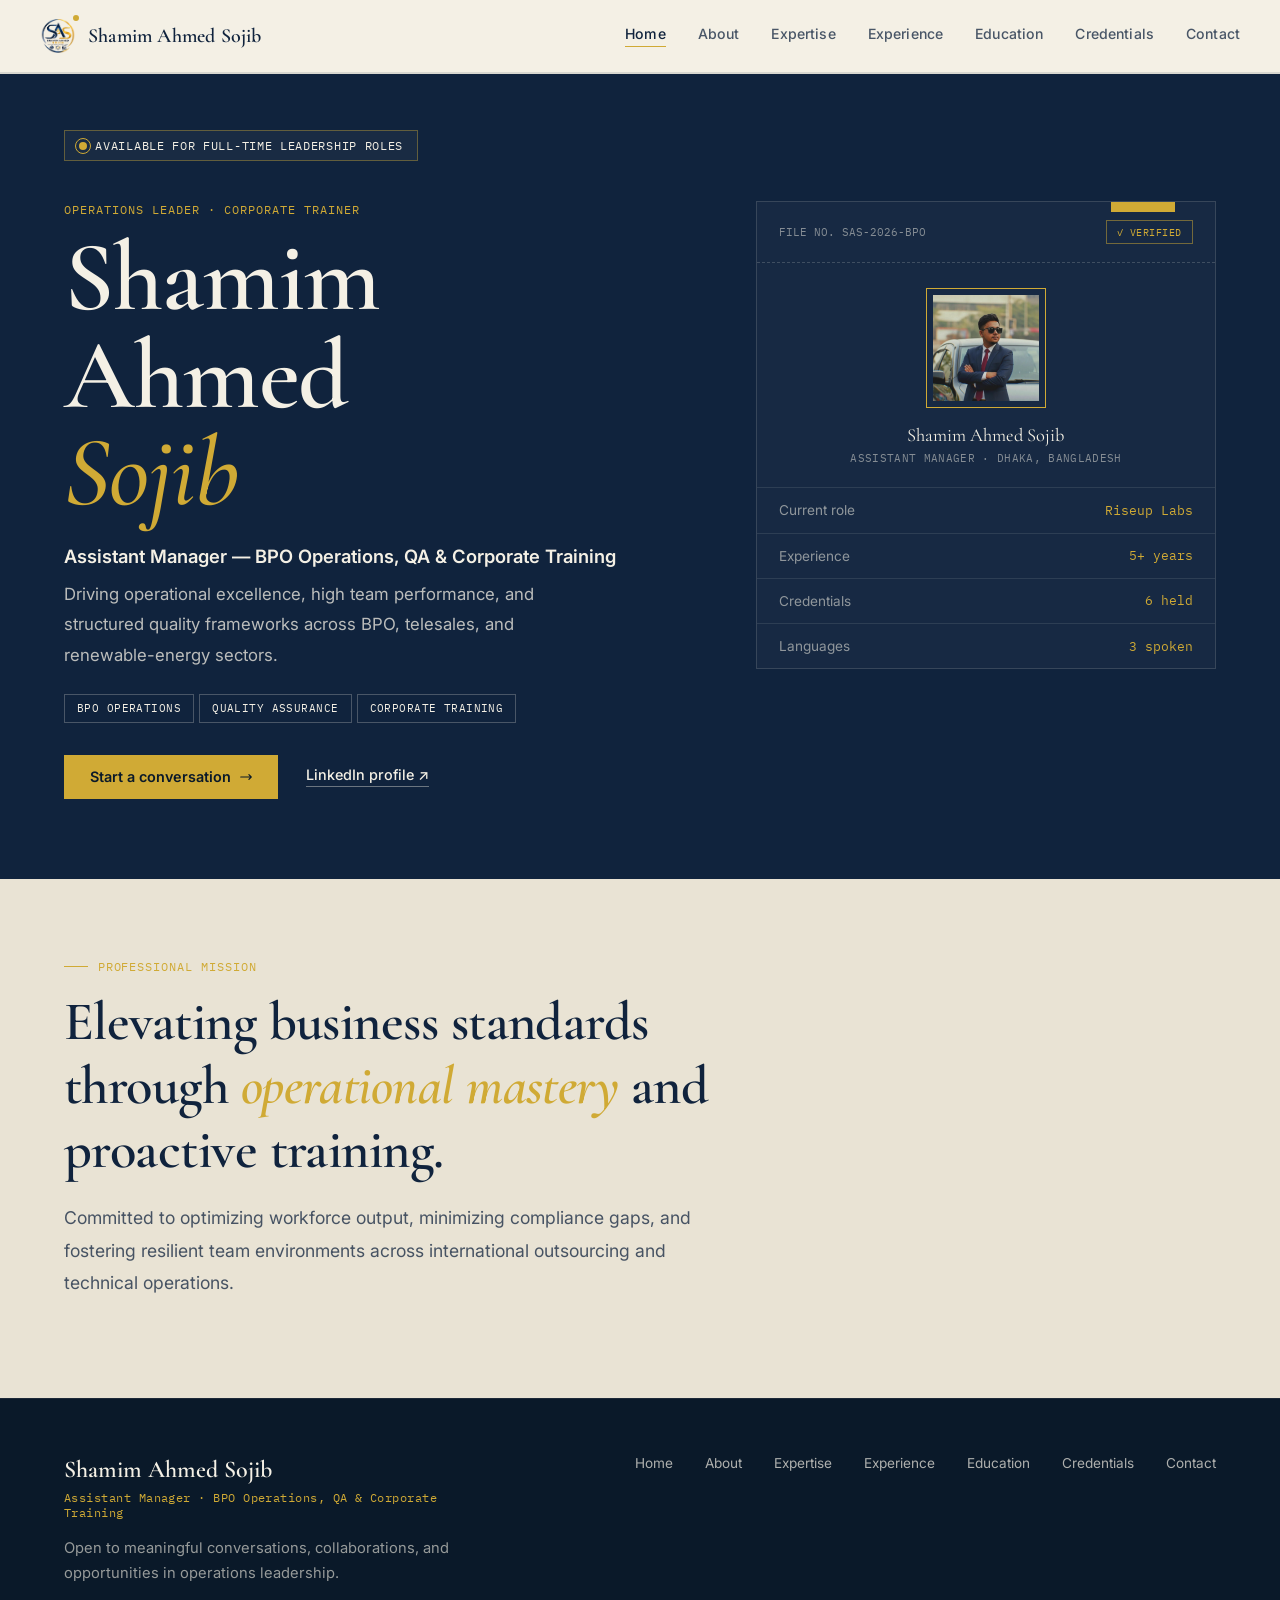
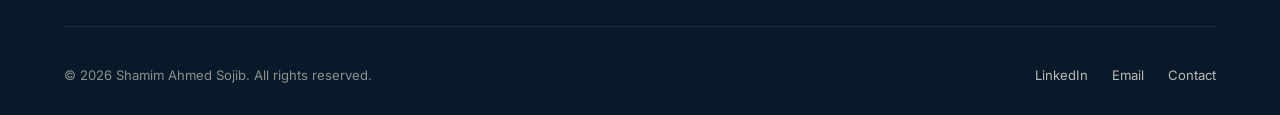
<file: index.html>
<!DOCTYPE html>
<html lang="en">
<head>
    <meta charset="UTF-8">
    <meta name="viewport" content="width=device-width, initial-scale=1.0">
    <title>Shamim Ahmed Sojib — Assistant Manager & Corporate Trainer</title>
    <meta name="description" content="Assistant Manager driving BPO operations, quality assurance, and corporate training. Open to full-time leadership roles.">

    <meta property="og:title" content="Shamim Ahmed Sojib — Assistant Manager & Corporate Trainer">
    <meta property="og:description" content="Assistant Manager driving BPO operations, quality assurance, and corporate training. Open to full-time leadership roles.">
    <meta property="og:type" content="website">
    <meta property="og:image" content="https://placeholder-domain.com/assets/profile.jpg">
    <meta property="og:url" content="https://placeholder-domain.com/index.html">
    <meta name="twitter:card" content="summary_large_image">
    <meta name="twitter:title" content="Shamim Ahmed Sojib — Assistant Manager & Corporate Trainer">
    <meta name="twitter:description" content="Assistant Manager driving BPO operations, quality assurance, and corporate training. Open to full-time leadership roles.">

    <link rel="icon" type="image/png" sizes="32x32" href="assets/Images/favicon-32.png">
    <link rel="icon" type="image/png" sizes="512x512" href="assets/favicon.png">
    <link rel="apple-touch-icon" href="assets/apple-touch-icon.png">

    <link rel="stylesheet" href="style.css">
    <link rel="preconnect" href="https://fonts.googleapis.com">
    <link rel="preconnect" href="https://fonts.gstatic.com" crossorigin>
    <link href="https://fonts.googleapis.com/css2?family=Inter:wght@400;500;600;700;800&family=Cormorant+Garamond:ital,wght@0,500;0,600;0,700;1,500;1,600&family=IBM+Plex+Mono:wght@400;500;600&display=swap" rel="stylesheet">
</head>
<body>
    <nav class="site-nav">
        <div class="nav-inner">
            <a href="index.html" class="brand">
                <span class="brand-mark font-mono"><img src="assets/Images/favicon-32.png" alt="SAS logo"></span>
                <span class="brand-name font-serif">Shamim Ahmed Sojib</span>
            </a>
            <div class="nav-links">
                    <a href="index.html" aria-current="page">Home</a>
                    <a href="about.html">About</a>
                    <a href="expertise.html">Expertise</a>
                    <a href="experience.html">Experience</a>
                    <a href="education.html">Education</a>
                    <a href="credentials.html">Credentials</a>
                    <a href="contact.html">Contact</a>
            </div>
            <button id="nav-toggle" class="nav-toggle" aria-label="Toggle navigation menu" aria-expanded="false" aria-controls="mobile-nav">
                <svg width="24" height="24" fill="none" stroke="currentColor" viewBox="0 0 24 24"><path stroke-linecap="round" stroke-linejoin="round" stroke-width="2" d="M4 6h16M4 12h16M4 18h16"/></svg>
            </button>
        </div>
        <div id="mobile-nav" class="mobile-nav">
                <a href="index.html">Home</a>
                <a href="about.html">About</a>
                <a href="expertise.html">Expertise</a>
                <a href="experience.html">Experience</a>
                <a href="education.html">Education</a>
                <a href="credentials.html">Credentials</a>
                <a href="contact.html">Contact</a>
        </div>
    </nav>

    <section class="section on-navy" style="padding-top: 3.5rem;">
        <div class="section-inner">
            <div class="pill rise-in">
                <span class="pulse-dot"></span>
                <span class="font-mono">AVAILABLE FOR FULL-TIME LEADERSHIP ROLES</span>
            </div>

            <div style="display: grid; gap: 3rem; margin-top: 2.5rem;" >
                <div style="display: grid; grid-template-columns: 1fr; gap: 3rem;" class="hero-grid">
                    <div class="rise-in" style="animation-delay: 0.08s;">
                        <p class="font-mono" style="color: var(--gold); font-size: 0.78rem; letter-spacing: 0.08em; margin: 0 0 0.75rem;">OPERATIONS LEADER &middot; CORPORATE TRAINER</p>
                        <h1 class="hero-name">
                            Shamim<br>Ahmed<br><span class="accent">Sojib</span>
                        </h1>
                        <p style="font-weight: 600; font-size: 1.15rem; margin: 1.5rem 0 0.75rem; color: var(--cream);">Assistant Manager — BPO Operations, QA &amp; Corporate Training</p>
                        <p style="color: rgba(244,240,229,0.75); font-size: 1.05rem; line-height: 1.8; max-width: 34rem; margin: 0 0 1.5rem;">Driving operational excellence, high team performance, and structured quality frameworks across BPO, telesales, and renewable-energy sectors.</p>
                        <div style="margin-bottom: 2rem;">
                            <span class="tag">BPO OPERATIONS</span>
                            <span class="tag">QUALITY ASSURANCE</span>
                            <span class="tag">CORPORATE TRAINING</span>
                        </div>
                        <div style="display: flex; flex-wrap: wrap; gap: 1.75rem; align-items: center;">
                            <a href="contact.html" class="btn-gold">Start a conversation
                                <svg width="14" height="14" fill="none" stroke="currentColor" viewBox="0 0 24 24"><path stroke-linecap="round" stroke-linejoin="round" stroke-width="2" d="M17 8l4 4m0 0l-4 4m4-4H3"/></svg>
                            </a>
                            <a href="https://bd.linkedin.com/in/shamim-ahmed-sojib-x522" target="_blank" class="btn-ghost">LinkedIn profile ↗</a>
                        </div>
                    </div>

                    <div class="rise-in" style="animation-delay: 0.18s;">
                        <div class="dossier-card">
                            <div class="dossier-tab"></div>
                            <div class="dossier-header">
                                <span class="font-mono" style="font-size: 0.68rem; color: rgba(244,240,229,0.5);">FILE NO. SAS-2026-BPO</span>
                                <span class="verified-badge">&#10003; VERIFIED</span>
                            </div>
                            <div class="dossier-photo">
                                <img src="assets/profile.jpg" alt="Shamim Ahmed Sojib" onerror="this.parentElement.parentElement.querySelector('.dossier-photo').style.background='#0a1929'">
                            </div>
                            <div style="text-align: center; padding-bottom: 1.4rem;">
                                <p class="font-serif" style="font-size: 1.15rem; margin: 0; color: var(--cream);">Shamim Ahmed Sojib</p>
                                <p class="font-mono" style="font-size: 0.68rem; color: rgba(244,240,229,0.5); margin: 0.3rem 0 0; letter-spacing: 0.03em;">ASSISTANT MANAGER &middot; DHAKA, BANGLADESH</p>
                            </div>
                            <div class="dossier-row"><span class="label">Current role</span><span class="value">Riseup Labs</span></div>
                            <div class="dossier-row"><span class="label">Experience</span><span class="value">5+ years</span></div>
                            <div class="dossier-row"><span class="label">Credentials</span><span class="value">6 held</span></div>
                            <div class="dossier-row"><span class="label">Languages</span><span class="value">3 spoken</span></div>
                        </div>
                    </div>
                </div>
            </div>
        </div>
    </section>

    <section class="section on-cream-deep">
        <div class="section-inner">
            <p class="font-mono" style="color: var(--gold); font-size: 0.75rem; letter-spacing: 0.08em; margin: 0 0 1rem; display:flex; align-items:center; gap:0.6rem;"><span style="width:1.5rem;height:1px;background:var(--gold);"></span>PROFESSIONAL MISSION</p>
            <h2 class="font-serif" style="font-weight: 600; font-size: clamp(2.2rem, 1.9rem + 2vw, 3.4rem); max-width: 42rem; line-height: 1.18; letter-spacing: -0.01em; margin: 0 0 1.25rem;">Elevating business standards through <em style="font-style: italic; color: var(--gold);">operational mastery</em> and proactive training.</h2>
            <p style="max-width: 40rem; line-height: 1.85; color: rgba(16,35,61,0.75); font-size: 1.1rem;">Committed to optimizing workforce output, minimizing compliance gaps, and fostering resilient team environments across international outsourcing and technical operations.</p>
        </div>
    </section>

    <style>
        @media (min-width: 900px) {
            .hero-grid { grid-template-columns: 1.4fr 1fr !important; align-items: start; }
        }
    </style>
    <footer class="site-footer">
        <div class="footer-inner-full">
            <div class="footer-brand">
                <p class="font-serif footer-name">Shamim Ahmed Sojib</p>
                <p class="footer-tagline">Assistant Manager &middot; BPO Operations, QA &amp; Corporate Training</p>
                <p class="footer-statement">Open to meaningful conversations, collaborations, and opportunities in operations leadership.</p>
            </div>
            <nav class="footer-nav">
                <a href="index.html">Home</a>
                <a href="about.html">About</a>
                <a href="expertise.html">Expertise</a>
                <a href="experience.html">Experience</a>
                <a href="education.html">Education</a>
                <a href="credentials.html">Credentials</a>
                <a href="contact.html">Contact</a>
            </nav>
        </div>
        <div class="footer-inner">
            <span>&copy; 2026 Shamim Ahmed Sojib. All rights reserved.</span>
            <div style="display:flex; gap:1.5rem;">
                <a href="https://bd.linkedin.com/in/shamim-ahmed-sojib-x522" target="_blank">LinkedIn</a>
                <a href="mailto:shsojib.x@gmail.com">Email</a>
                <a href="contact.html">Contact</a>
            </div>
        </div>
    </footer>
    <script src="script.js"></script>
</body>
</html>
</file>
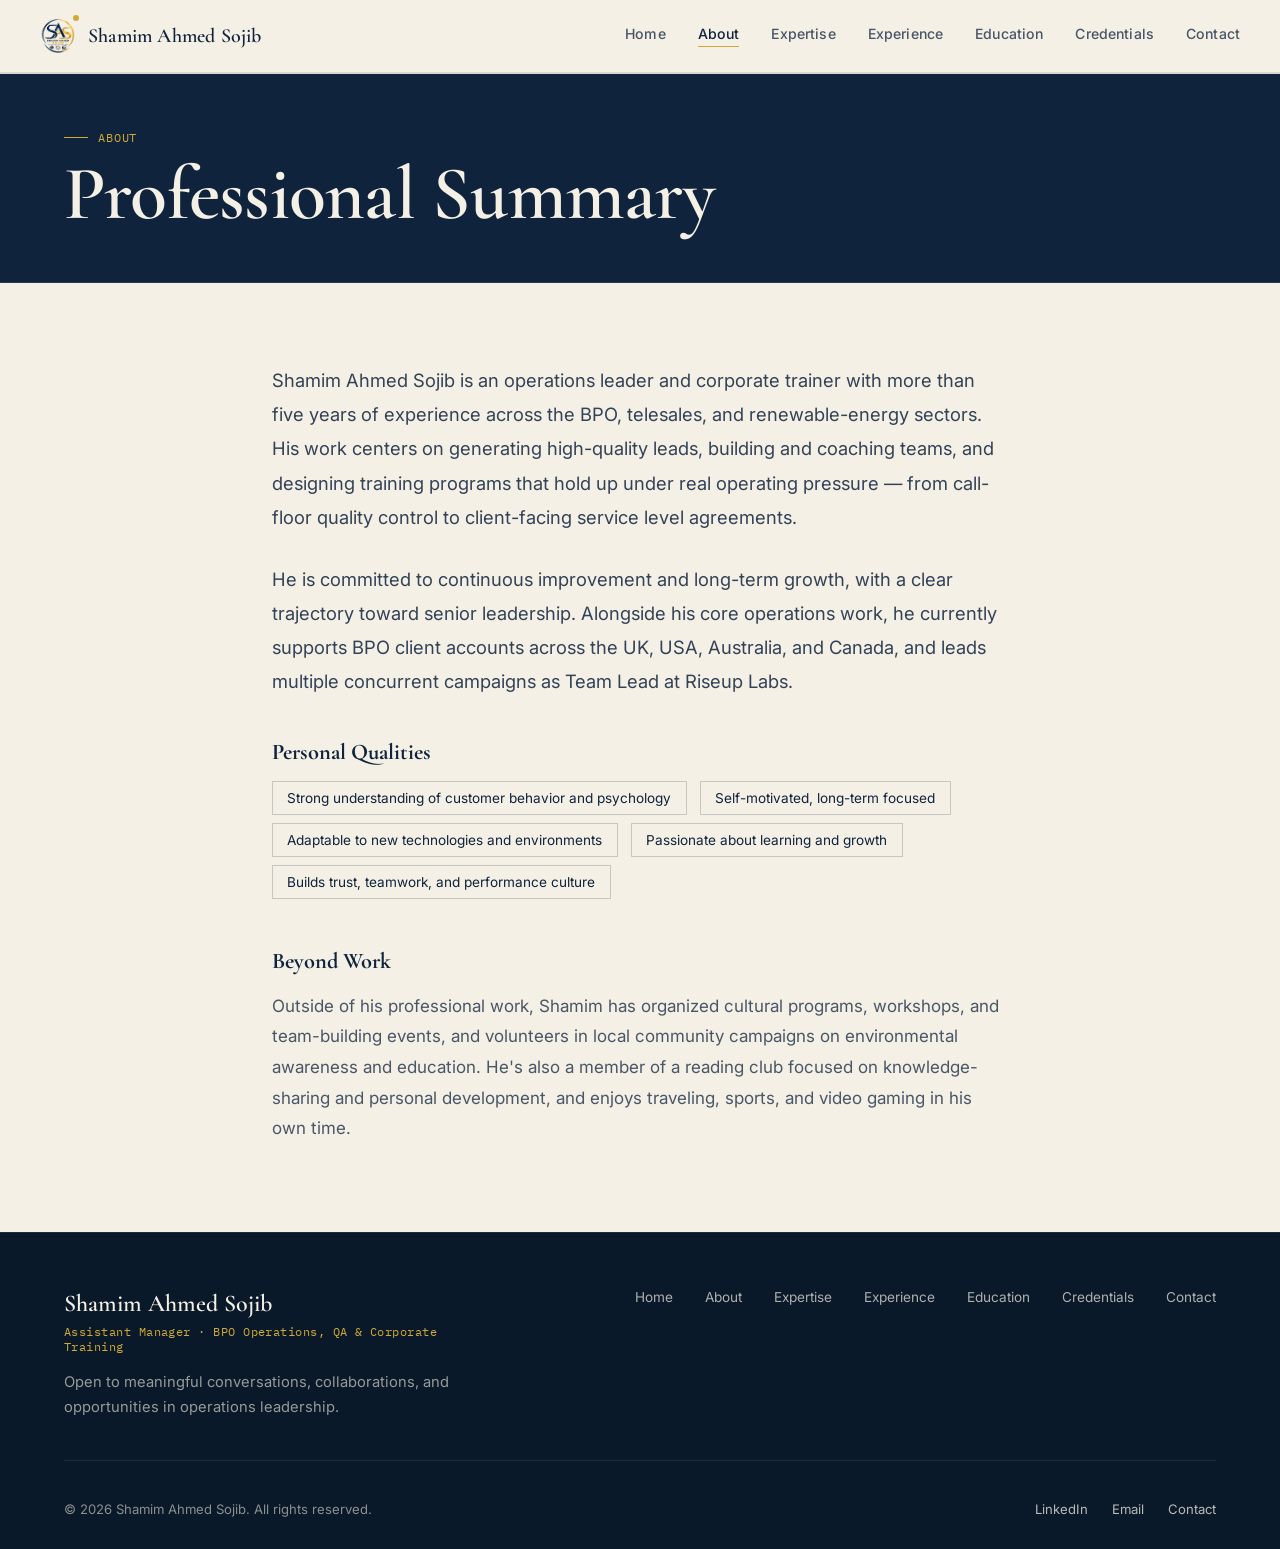
<file: about.html>
<!DOCTYPE html>
<html lang="en">
<head>
    <meta charset="UTF-8">
    <meta name="viewport" content="width=device-width, initial-scale=1.0">
    <title>About — Shamim Ahmed Sojib</title>
    <meta name="description" content="Professional summary and background for Shamim Ahmed Sojib, Assistant Manager in BPO Operations, QA, and Corporate Training.">

    <meta property="og:title" content="About — Shamim Ahmed Sojib">
    <meta property="og:description" content="Professional summary and background for Shamim Ahmed Sojib, Assistant Manager in BPO Operations, QA, and Corporate Training.">
    <meta property="og:type" content="website">
    <meta property="og:image" content="https://placeholder-domain.com/assets/profile.jpg">
    <meta property="og:url" content="https://placeholder-domain.com/about.html">
    <meta name="twitter:card" content="summary_large_image">
    <meta name="twitter:title" content="About — Shamim Ahmed Sojib">
    <meta name="twitter:description" content="Professional summary and background for Shamim Ahmed Sojib, Assistant Manager in BPO Operations, QA, and Corporate Training.">

    <link rel="icon" type="image/png" sizes="32x32" href="assets/Images/favicon-32.png">
    <link rel="icon" type="image/png" sizes="512x512" href="assets/favicon.png">
    <link rel="apple-touch-icon" href="assets/apple-touch-icon.png">

    <link rel="stylesheet" href="style.css">
    <link rel="preconnect" href="https://fonts.googleapis.com">
    <link rel="preconnect" href="https://fonts.gstatic.com" crossorigin>
    <link href="https://fonts.googleapis.com/css2?family=Inter:wght@400;500;600;700;800&family=Cormorant+Garamond:ital,wght@0,500;0,600;0,700;1,500;1,600&family=IBM+Plex+Mono:wght@400;500;600&display=swap" rel="stylesheet">
</head>
<body>
    <nav class="site-nav">
        <div class="nav-inner">
            <a href="index.html" class="brand">
                <span class="brand-mark font-mono"><img src="assets/Images/favicon-32.png" alt="SAS logo"></span>
                <span class="brand-name font-serif">Shamim Ahmed Sojib</span>
            </a>
            <div class="nav-links">
                    <a href="index.html">Home</a>
                    <a href="about.html" aria-current="page">About</a>
                    <a href="expertise.html">Expertise</a>
                    <a href="experience.html">Experience</a>
                    <a href="education.html">Education</a>
                    <a href="credentials.html">Credentials</a>
                    <a href="contact.html">Contact</a>
            </div>
            <button id="nav-toggle" class="nav-toggle" aria-label="Toggle navigation menu" aria-expanded="false" aria-controls="mobile-nav">
                <svg width="24" height="24" fill="none" stroke="currentColor" viewBox="0 0 24 24"><path stroke-linecap="round" stroke-linejoin="round" stroke-width="2" d="M4 6h16M4 12h16M4 18h16"/></svg>
            </button>
        </div>
        <div id="mobile-nav" class="mobile-nav">
                <a href="index.html">Home</a>
                <a href="about.html">About</a>
                <a href="expertise.html">Expertise</a>
                <a href="experience.html">Experience</a>
                <a href="education.html">Education</a>
                <a href="credentials.html">Credentials</a>
                <a href="contact.html">Contact</a>
        </div>
    </nav>
    <header class="page-header">
        <div class="page-header-inner">
            <div class="page-kicker">ABOUT</div>
            <h1 class="page-title">Professional Summary</h1>
        </div>
    </header>

    <section class="section on-cream">
        <div class="section-inner" style="max-width: 46rem;">
            <p style="font-size: 1.15rem; line-height: 1.85; color: rgba(16,35,61,0.85); margin: 0 0 1.75rem;">
                Shamim Ahmed Sojib is an operations leader and corporate trainer with more than five years of experience across the BPO, telesales, and renewable-energy sectors. His work centers on generating high-quality leads, building and coaching teams, and designing training programs that hold up under real operating pressure — from call-floor quality control to client-facing service level agreements.
            </p>
            <p style="font-size: 1.15rem; line-height: 1.85; color: rgba(16,35,61,0.85); margin: 0 0 2.5rem;">
                He is committed to continuous improvement and long-term growth, with a clear trajectory toward senior leadership. Alongside his core operations work, he currently supports BPO client accounts across the UK, USA, Australia, and Canada, and leads multiple concurrent campaigns as Team Lead at Riseup Labs.
            </p>

            <h2 class="font-serif" style="font-size: 1.4rem; color: var(--navy); margin-bottom: 1rem;">Personal Qualities</h2>
            <div style="margin-bottom: 2.5rem;">
                <span class="chip">Strong understanding of customer behavior and psychology</span>
                <span class="chip">Self-motivated, long-term focused</span>
                <span class="chip">Adaptable to new technologies and environments</span>
                <span class="chip">Passionate about learning and growth</span>
                <span class="chip">Builds trust, teamwork, and performance culture</span>
            </div>

            <h2 class="font-serif" style="font-size: 1.4rem; color: var(--navy); margin-bottom: 1rem;">Beyond Work</h2>
            <p style="line-height: 1.8; color: rgba(16,35,61,0.75); margin-bottom: 0.5rem;">
                Outside of his professional work, Shamim has organized cultural programs, workshops, and team-building events, and volunteers in local community campaigns on environmental awareness and education. He's also a member of a reading club focused on knowledge-sharing and personal development, and enjoys traveling, sports, and video gaming in his own time.
            </p>
        </div>
    </section>
    <footer class="site-footer">
        <div class="footer-inner-full">
            <div class="footer-brand">
                <p class="font-serif footer-name">Shamim Ahmed Sojib</p>
                <p class="footer-tagline">Assistant Manager &middot; BPO Operations, QA &amp; Corporate Training</p>
                <p class="footer-statement">Open to meaningful conversations, collaborations, and opportunities in operations leadership.</p>
            </div>
            <nav class="footer-nav">
                <a href="index.html">Home</a>
                <a href="about.html">About</a>
                <a href="expertise.html">Expertise</a>
                <a href="experience.html">Experience</a>
                <a href="education.html">Education</a>
                <a href="credentials.html">Credentials</a>
                <a href="contact.html">Contact</a>
            </nav>
        </div>
        <div class="footer-inner">
            <span>&copy; 2026 Shamim Ahmed Sojib. All rights reserved.</span>
            <div style="display:flex; gap:1.5rem;">
                <a href="https://bd.linkedin.com/in/shamim-ahmed-sojib-x522" target="_blank">LinkedIn</a>
                <a href="mailto:shsojib.x@gmail.com">Email</a>
                <a href="contact.html">Contact</a>
            </div>
        </div>
    </footer>
    <script src="script.js"></script>
</body>
</html>
</file>
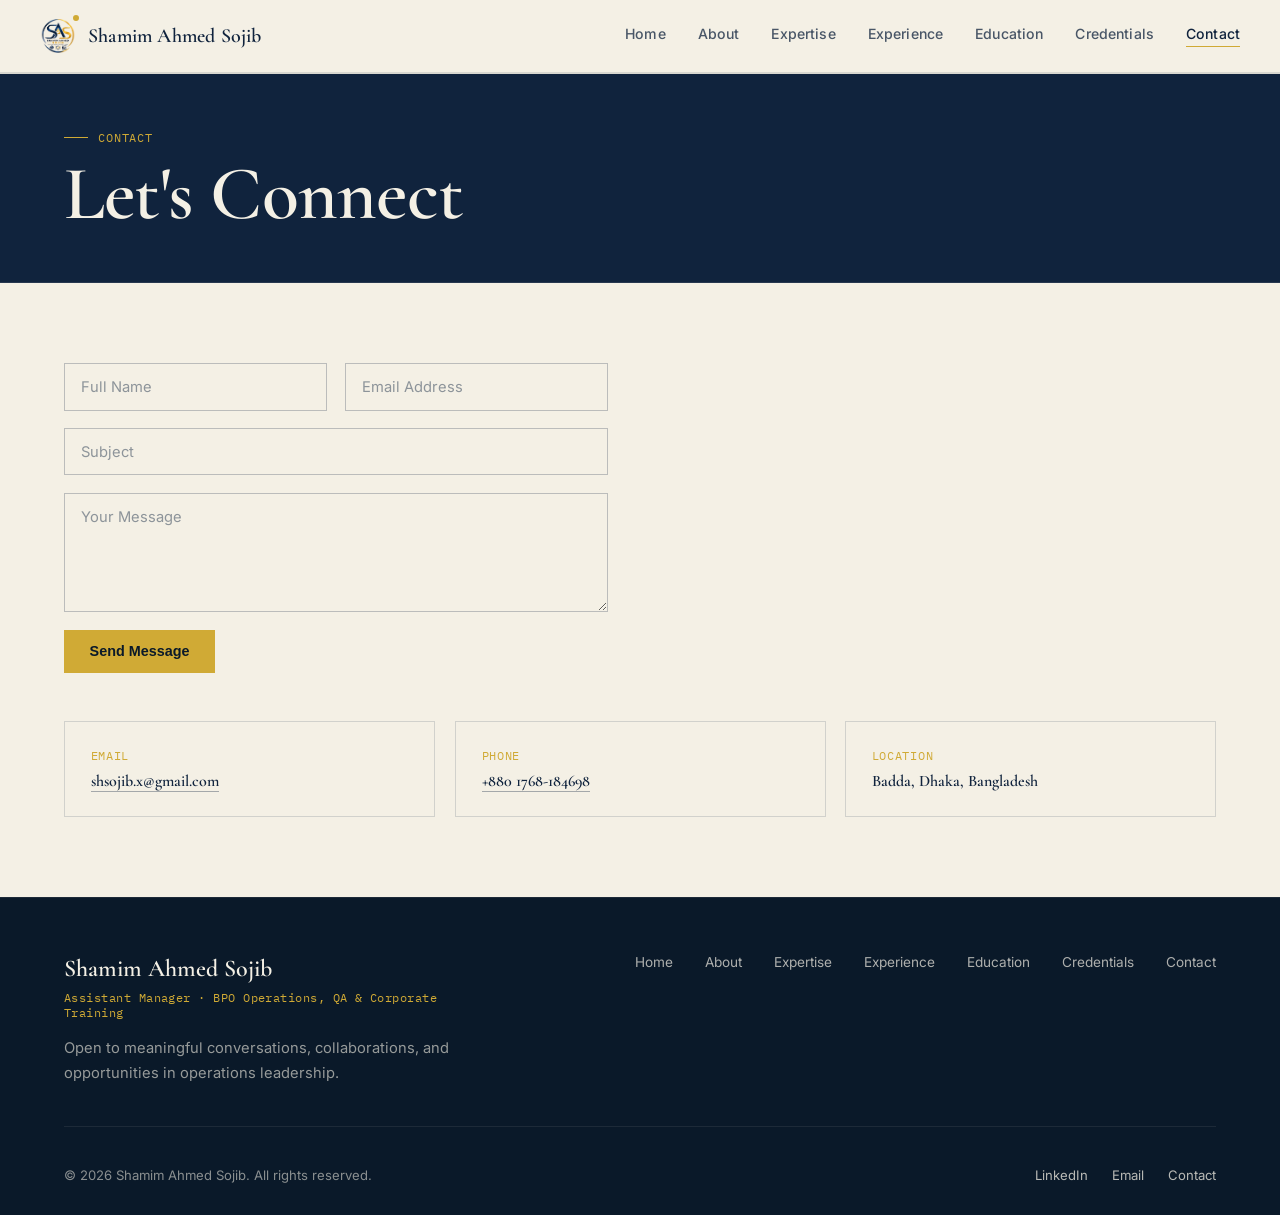
<file: contact.html>
<!DOCTYPE html>
<html lang="en">
<head>
    <meta charset="UTF-8">
    <meta name="viewport" content="width=device-width, initial-scale=1.0">
    <title>Contact — Shamim Ahmed Sojib</title>
    <meta name="description" content="Get in touch with Shamim Ahmed Sojib for full-time leadership opportunities and collaborations.">

    <meta property="og:title" content="Contact — Shamim Ahmed Sojib">
    <meta property="og:description" content="Get in touch with Shamim Ahmed Sojib for full-time leadership opportunities and collaborations.">
    <meta property="og:type" content="website">
    <meta property="og:image" content="https://placeholder-domain.com/assets/profile.jpg">
    <meta property="og:url" content="https://placeholder-domain.com/contact.html">
    <meta name="twitter:card" content="summary_large_image">
    <meta name="twitter:title" content="Contact — Shamim Ahmed Sojib">
    <meta name="twitter:description" content="Get in touch with Shamim Ahmed Sojib for full-time leadership opportunities and collaborations.">

    <link rel="icon" type="image/png" sizes="32x32" href="assets/Images/favicon-32.png">
    <link rel="icon" type="image/png" sizes="512x512" href="assets/favicon.png">
    <link rel="apple-touch-icon" href="assets/apple-touch-icon.png">

    <link rel="stylesheet" href="style.css">
    <link rel="preconnect" href="https://fonts.googleapis.com">
    <link rel="preconnect" href="https://fonts.gstatic.com" crossorigin>
    <link href="https://fonts.googleapis.com/css2?family=Inter:wght@400;500;600;700;800&family=Cormorant+Garamond:ital,wght@0,500;0,600;0,700;1,500;1,600&family=IBM+Plex+Mono:wght@400;500;600&display=swap" rel="stylesheet">
</head>
<body>
    <nav class="site-nav">
        <div class="nav-inner">
            <a href="index.html" class="brand">
                <span class="brand-mark font-mono"><img src="assets/Images/favicon-32.png" alt="SAS logo"></span>
                <span class="brand-name font-serif">Shamim Ahmed Sojib</span>
            </a>
            <div class="nav-links">
                    <a href="index.html">Home</a>
                    <a href="about.html">About</a>
                    <a href="expertise.html">Expertise</a>
                    <a href="experience.html">Experience</a>
                    <a href="education.html">Education</a>
                    <a href="credentials.html">Credentials</a>
                    <a href="contact.html" aria-current="page">Contact</a>
            </div>
            <button id="nav-toggle" class="nav-toggle" aria-label="Toggle navigation menu" aria-expanded="false" aria-controls="mobile-nav">
                <svg width="24" height="24" fill="none" stroke="currentColor" viewBox="0 0 24 24"><path stroke-linecap="round" stroke-linejoin="round" stroke-width="2" d="M4 6h16M4 12h16M4 18h16"/></svg>
            </button>
        </div>
        <div id="mobile-nav" class="mobile-nav">
                <a href="index.html">Home</a>
                <a href="about.html">About</a>
                <a href="expertise.html">Expertise</a>
                <a href="experience.html">Experience</a>
                <a href="education.html">Education</a>
                <a href="credentials.html">Credentials</a>
                <a href="contact.html">Contact</a>
        </div>
    </nav>
    <header class="page-header">
        <div class="page-header-inner">
            <div class="page-kicker">CONTACT</div>
            <h1 class="page-title">Let's Connect</h1>
        </div>
    </header>

    <section class="section on-cream">
        <div class="section-inner" style="display: grid; gap: 3rem; grid-template-columns: 1fr;">
            <div id="contact-form-wrap">
                <form id="contact-form" action="https://formsubmit.co/shsojib.x@gmail.com" method="POST" style="display: grid; gap: 1.1rem; max-width: 34rem;">
                    <input type="hidden" name="_subject" value="New message from portfolio site">
                    <input type="hidden" name="_captcha" value="false">
                    <input type="hidden" name="_template" value="table">

                    <div style="display: grid; grid-template-columns: 1fr 1fr; gap: 1.1rem;">
                        <input class="field" type="text" name="name" placeholder="Full Name" required>
                        <input class="field" type="email" name="email" placeholder="Email Address" required>
                    </div>
                    <input class="field" type="text" name="subject" placeholder="Subject" required>
                    <textarea class="field" name="message" rows="5" placeholder="Your Message" required></textarea>
                    <div>
                        <button id="cf-submit" type="submit" class="btn-gold" style="color: var(--navy-deep);">
                            <span id="cf-submit-label">Send Message</span>
                        </button>
                    </div>
                    <p id="cf-status" class="hidden" style="font-size: 0.9rem; margin: 0;"></p>
                </form>
            </div>

            <div style="display: grid; grid-template-columns: repeat(auto-fit, minmax(14rem, 1fr)); gap: 1.25rem;">
                <div class="info-card">
                    <span class="k">EMAIL</span>
                    <div class="v" style="font-size: 1rem;"><a href="mailto:shsojib.x@gmail.com" class="btn-ghost-navy">shsojib.x@gmail.com</a></div>
                </div>
                <div class="info-card">
                    <span class="k">PHONE</span>
                    <div class="v" style="font-size: 1rem;"><a href="tel:+8801768184698" class="btn-ghost-navy">+880 1768-184698</a></div>
                </div>
                <div class="info-card">
                    <span class="k">LOCATION</span>
                    <div class="v" style="font-size: 1rem;">Badda, Dhaka, Bangladesh</div>
                </div>
            </div>
        </div>
    </section>

    <style>#cf-status.hidden { display: none; }</style>
    <footer class="site-footer">
        <div class="footer-inner-full">
            <div class="footer-brand">
                <p class="font-serif footer-name">Shamim Ahmed Sojib</p>
                <p class="footer-tagline">Assistant Manager &middot; BPO Operations, QA &amp; Corporate Training</p>
                <p class="footer-statement">Open to meaningful conversations, collaborations, and opportunities in operations leadership.</p>
            </div>
            <nav class="footer-nav">
                <a href="index.html">Home</a>
                <a href="about.html">About</a>
                <a href="expertise.html">Expertise</a>
                <a href="experience.html">Experience</a>
                <a href="education.html">Education</a>
                <a href="credentials.html">Credentials</a>
                <a href="contact.html">Contact</a>
            </nav>
        </div>
        <div class="footer-inner">
            <span>&copy; 2026 Shamim Ahmed Sojib. All rights reserved.</span>
            <div style="display:flex; gap:1.5rem;">
                <a href="https://bd.linkedin.com/in/shamim-ahmed-sojib-x522" target="_blank">LinkedIn</a>
                <a href="mailto:shsojib.x@gmail.com">Email</a>
                <a href="contact.html">Contact</a>
            </div>
        </div>
    </footer>
    <script src="script.js"></script>
</body>
</html>
</file>
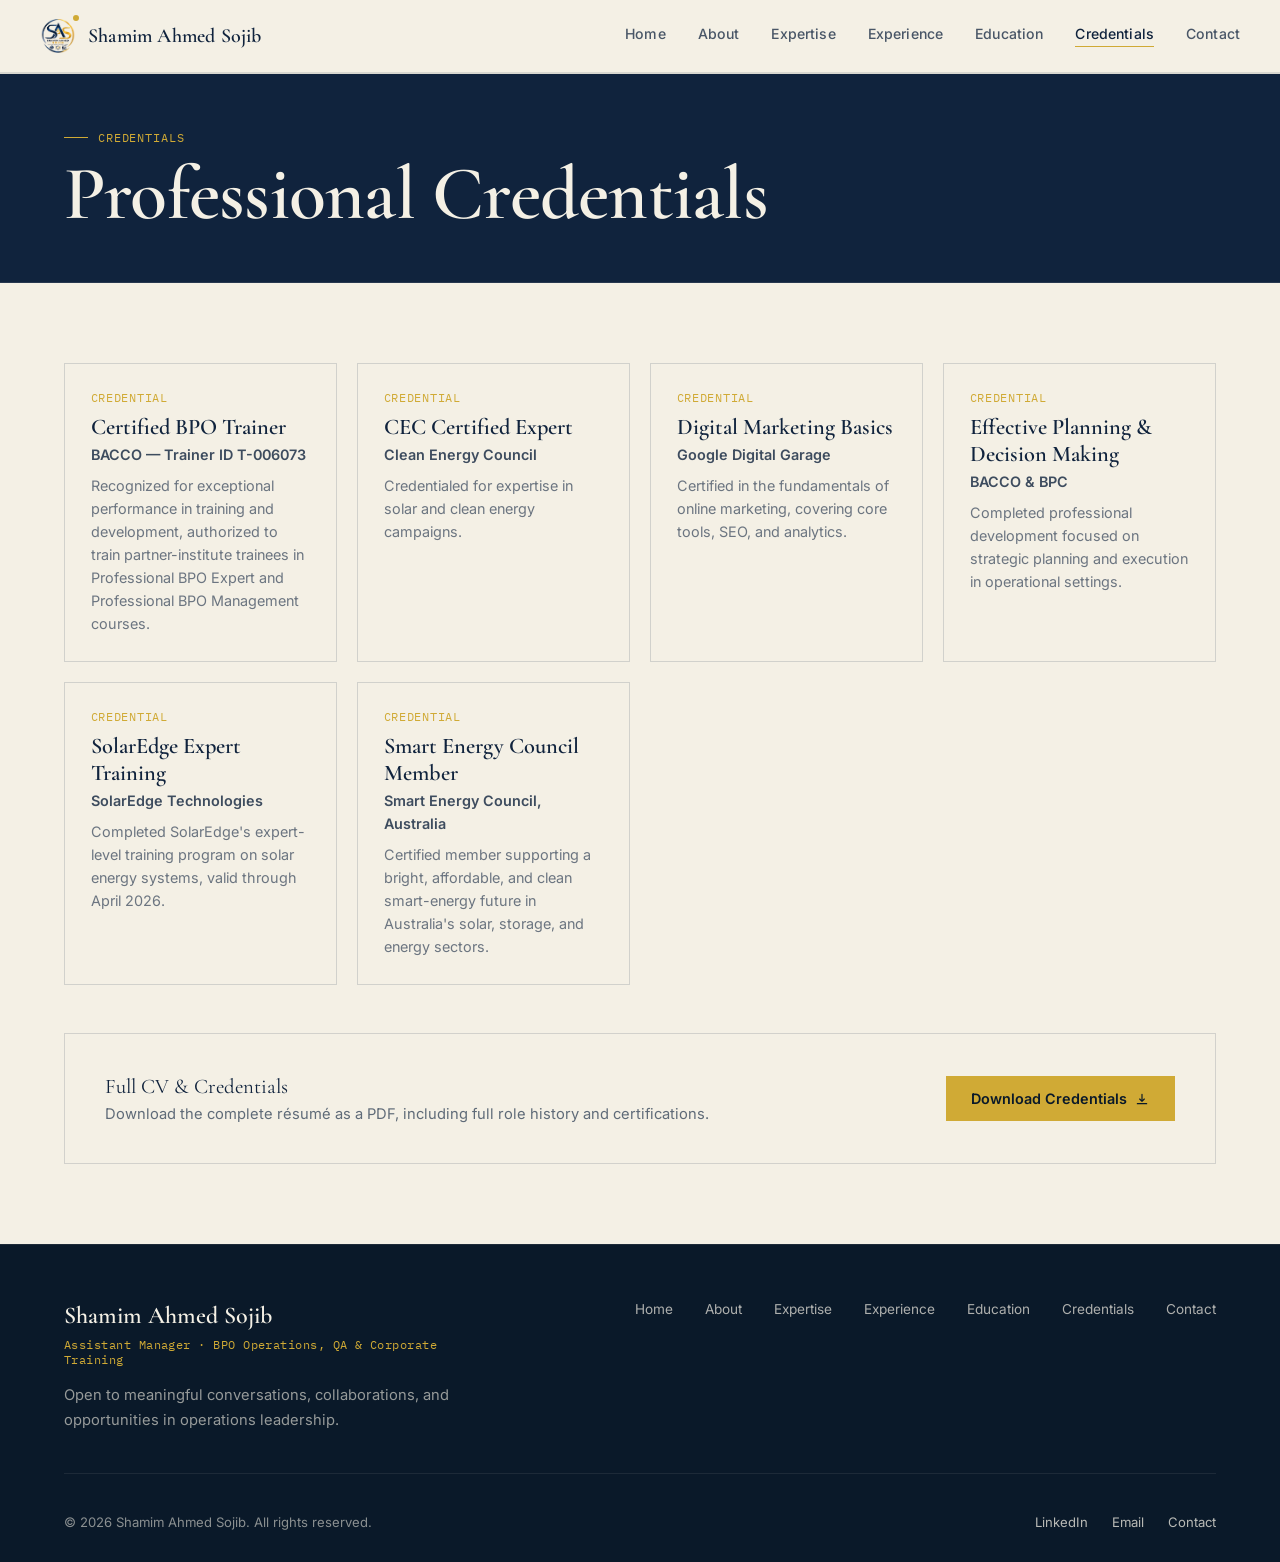
<file: credentials.html>
<!DOCTYPE html>
<html lang="en">
<head>
    <meta charset="UTF-8">
    <meta name="viewport" content="width=device-width, initial-scale=1.0">
    <title>Credentials — Shamim Ahmed Sojib</title>
    <meta name="description" content="Professional certifications and downloadable CV for Shamim Ahmed Sojib.">

    <meta property="og:title" content="Credentials — Shamim Ahmed Sojib">
    <meta property="og:description" content="Professional certifications and downloadable CV for Shamim Ahmed Sojib.">
    <meta property="og:type" content="website">
    <meta property="og:image" content="https://placeholder-domain.com/assets/profile.jpg">
    <meta property="og:url" content="https://placeholder-domain.com/credentials.html">
    <meta name="twitter:card" content="summary_large_image">
    <meta name="twitter:title" content="Credentials — Shamim Ahmed Sojib">
    <meta name="twitter:description" content="Professional certifications and downloadable CV for Shamim Ahmed Sojib.">

    <link rel="icon" type="image/png" sizes="32x32" href="assets/Images/favicon-32.png">
    <link rel="icon" type="image/png" sizes="512x512" href="assets/favicon.png">
    <link rel="apple-touch-icon" href="assets/apple-touch-icon.png">

    <link rel="stylesheet" href="style.css">
    <link rel="preconnect" href="https://fonts.googleapis.com">
    <link rel="preconnect" href="https://fonts.gstatic.com" crossorigin>
    <link href="https://fonts.googleapis.com/css2?family=Inter:wght@400;500;600;700;800&family=Cormorant+Garamond:ital,wght@0,500;0,600;0,700;1,500;1,600&family=IBM+Plex+Mono:wght@400;500;600&display=swap" rel="stylesheet">
</head>
<body>
    <nav class="site-nav">
        <div class="nav-inner">
            <a href="index.html" class="brand">
                <span class="brand-mark font-mono"><img src="assets/Images/favicon-32.png" alt="SAS logo"></span>
                <span class="brand-name font-serif">Shamim Ahmed Sojib</span>
            </a>
            <div class="nav-links">
                    <a href="index.html">Home</a>
                    <a href="about.html">About</a>
                    <a href="expertise.html">Expertise</a>
                    <a href="experience.html">Experience</a>
                    <a href="education.html">Education</a>
                    <a href="credentials.html" aria-current="page">Credentials</a>
                    <a href="contact.html">Contact</a>
            </div>
            <button id="nav-toggle" class="nav-toggle" aria-label="Toggle navigation menu" aria-expanded="false" aria-controls="mobile-nav">
                <svg width="24" height="24" fill="none" stroke="currentColor" viewBox="0 0 24 24"><path stroke-linecap="round" stroke-linejoin="round" stroke-width="2" d="M4 6h16M4 12h16M4 18h16"/></svg>
            </button>
        </div>
        <div id="mobile-nav" class="mobile-nav">
                <a href="index.html">Home</a>
                <a href="about.html">About</a>
                <a href="expertise.html">Expertise</a>
                <a href="experience.html">Experience</a>
                <a href="education.html">Education</a>
                <a href="credentials.html">Credentials</a>
                <a href="contact.html">Contact</a>
        </div>
    </nav>
    <header class="page-header">
        <div class="page-header-inner">
            <div class="page-kicker">CREDENTIALS</div>
            <h1 class="page-title">Professional Credentials</h1>
        </div>
    </header>

    <section class="section on-cream">
        <div class="section-inner">
            <div style="display: grid; grid-template-columns: repeat(auto-fit, minmax(15rem, 1fr)); gap: 1.25rem; margin-bottom: 3rem;">
                <div class="info-card">
                    <span class="k">CREDENTIAL</span>
                    <div class="v">Certified BPO Trainer</div>
                    <div class="d" style="margin-top:0.2rem; font-weight:600; color: var(--navy); opacity:0.8;">BACCO — Trainer ID T-006073</div>
                    <div class="d" style="margin-top:0.5rem; line-height:1.6;">Recognized for exceptional performance in training and development, authorized to train partner-institute trainees in Professional BPO Expert and Professional BPO Management courses.</div>
                </div>
                <div class="info-card">
                    <span class="k">CREDENTIAL</span>
                    <div class="v">CEC Certified Expert</div>
                    <div class="d" style="margin-top:0.2rem; font-weight:600; color: var(--navy); opacity:0.8;">Clean Energy Council</div>
                    <div class="d" style="margin-top:0.5rem; line-height:1.6;">Credentialed for expertise in solar and clean energy campaigns.</div>
                </div>
                <div class="info-card">
                    <span class="k">CREDENTIAL</span>
                    <div class="v">Digital Marketing Basics</div>
                    <div class="d" style="margin-top:0.2rem; font-weight:600; color: var(--navy); opacity:0.8;">Google Digital Garage</div>
                    <div class="d" style="margin-top:0.5rem; line-height:1.6;">Certified in the fundamentals of online marketing, covering core tools, SEO, and analytics.</div>
                </div>
                <div class="info-card">
                    <span class="k">CREDENTIAL</span>
                    <div class="v">Effective Planning & Decision Making</div>
                    <div class="d" style="margin-top:0.2rem; font-weight:600; color: var(--navy); opacity:0.8;">BACCO & BPC</div>
                    <div class="d" style="margin-top:0.5rem; line-height:1.6;">Completed professional development focused on strategic planning and execution in operational settings.</div>
                </div>
                <div class="info-card">
                    <span class="k">CREDENTIAL</span>
                    <div class="v">SolarEdge Expert Training</div>
                    <div class="d" style="margin-top:0.2rem; font-weight:600; color: var(--navy); opacity:0.8;">SolarEdge Technologies</div>
                    <div class="d" style="margin-top:0.5rem; line-height:1.6;">Completed SolarEdge's expert-level training program on solar energy systems, valid through April 2026.</div>
                </div>
                <div class="info-card">
                    <span class="k">CREDENTIAL</span>
                    <div class="v">Smart Energy Council Member</div>
                    <div class="d" style="margin-top:0.2rem; font-weight:600; color: var(--navy); opacity:0.8;">Smart Energy Council, Australia</div>
                    <div class="d" style="margin-top:0.5rem; line-height:1.6;">Certified member supporting a bright, affordable, and clean smart-energy future in Australia's solar, storage, and energy sectors.</div>
                </div>
            </div>

            <div style="border: 1px solid rgba(16,35,61,0.15); padding: 2.5rem; display: flex; flex-wrap: wrap; align-items: center; justify-content: space-between; gap: 1.5rem;">
                <div>
                    <p class="font-serif" style="font-size: 1.3rem; margin: 0 0 0.4rem; color: var(--navy);">Full CV &amp; Credentials</p>
                    <p style="margin: 0; color: rgba(16,35,61,0.65); font-size: 0.92rem;">Download the complete résumé as a PDF, including full role history and certifications.</p>
                </div>
                <a href="assets/Shamim-Ahmed-Sojib-CV.pdf" download class="btn-gold" style="color: var(--navy-deep);">
                    Download Credentials
                    <svg width="14" height="14" fill="none" stroke="currentColor" viewBox="0 0 24 24"><path stroke-linecap="round" stroke-linejoin="round" stroke-width="2" d="M12 4v12m0 0l-4-4m4 4l4-4M4 20h16"/></svg>
                </a>
            </div>
        </div>
    </section>
    <footer class="site-footer">
        <div class="footer-inner-full">
            <div class="footer-brand">
                <p class="font-serif footer-name">Shamim Ahmed Sojib</p>
                <p class="footer-tagline">Assistant Manager &middot; BPO Operations, QA &amp; Corporate Training</p>
                <p class="footer-statement">Open to meaningful conversations, collaborations, and opportunities in operations leadership.</p>
            </div>
            <nav class="footer-nav">
                <a href="index.html">Home</a>
                <a href="about.html">About</a>
                <a href="expertise.html">Expertise</a>
                <a href="experience.html">Experience</a>
                <a href="education.html">Education</a>
                <a href="credentials.html">Credentials</a>
                <a href="contact.html">Contact</a>
            </nav>
        </div>
        <div class="footer-inner">
            <span>&copy; 2026 Shamim Ahmed Sojib. All rights reserved.</span>
            <div style="display:flex; gap:1.5rem;">
                <a href="https://bd.linkedin.com/in/shamim-ahmed-sojib-x522" target="_blank">LinkedIn</a>
                <a href="mailto:shsojib.x@gmail.com">Email</a>
                <a href="contact.html">Contact</a>
            </div>
        </div>
    </footer>
    <script src="script.js"></script>
</body>
</html>
</file>
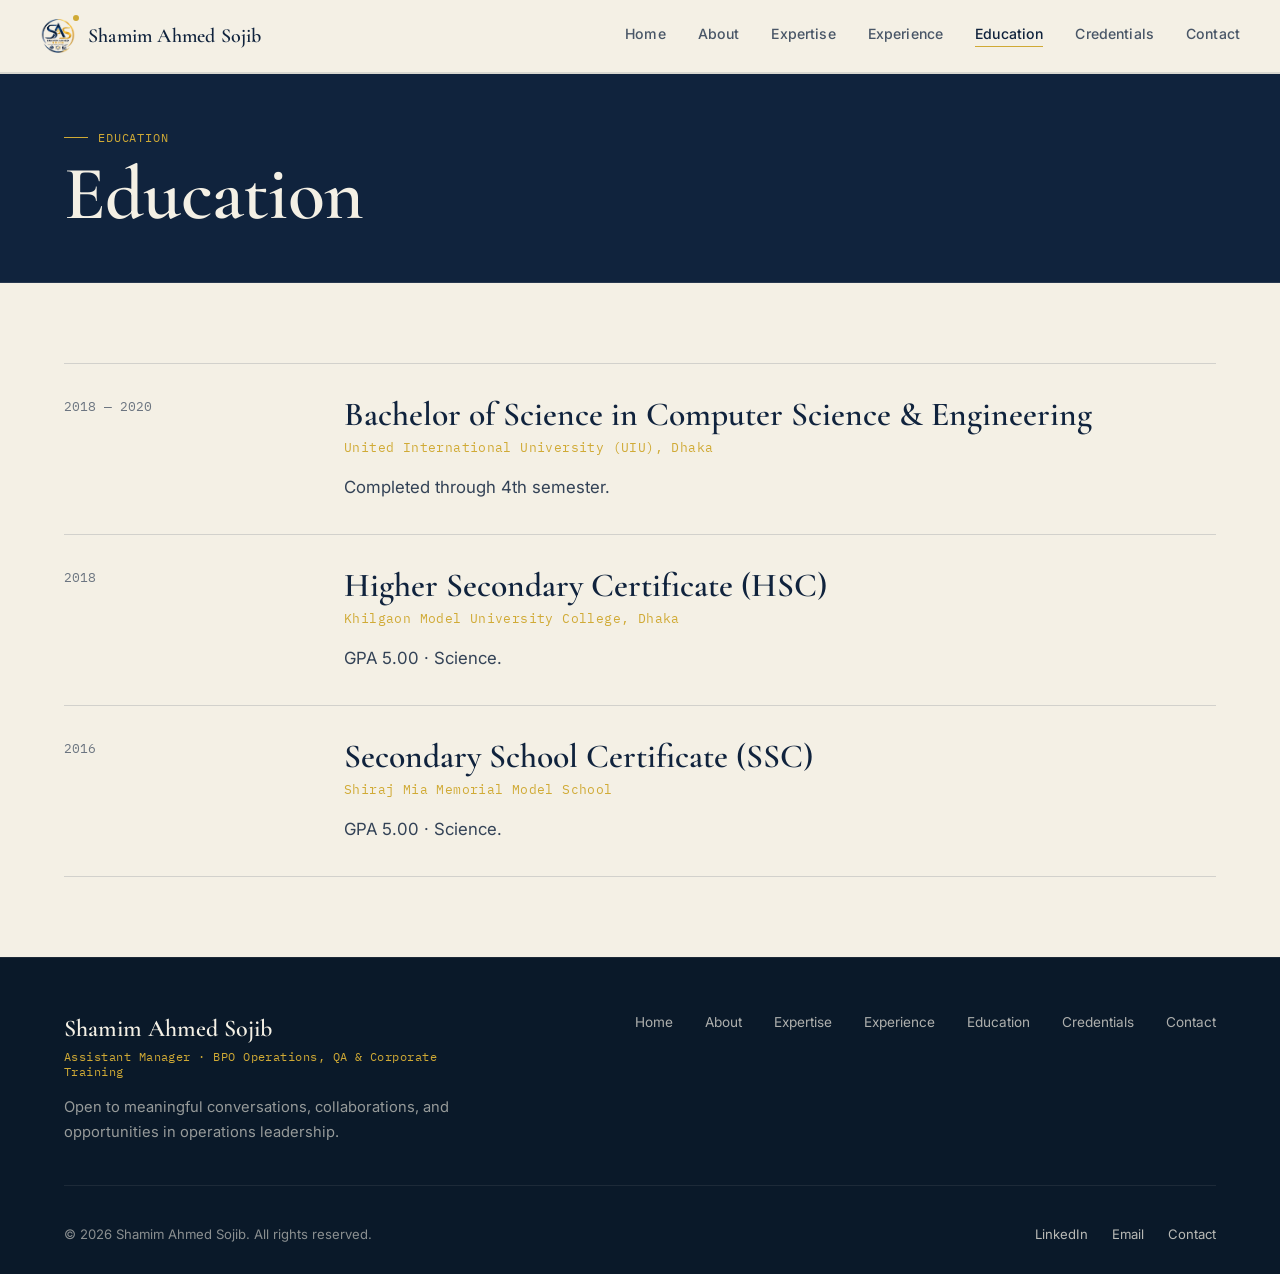
<file: education.html>
<!DOCTYPE html>
<html lang="en">
<head>
    <meta charset="UTF-8">
    <meta name="viewport" content="width=device-width, initial-scale=1.0">
    <title>Education — Shamim Ahmed Sojib</title>
    <meta name="description" content="Academic background: United International University, Khilgaon Model University College, Shiraj Mia Memorial Model School.">

    <meta property="og:title" content="Education — Shamim Ahmed Sojib">
    <meta property="og:description" content="Academic background: United International University, Khilgaon Model University College, Shiraj Mia Memorial Model School.">
    <meta property="og:type" content="website">
    <meta property="og:image" content="https://placeholder-domain.com/assets/profile.jpg">
    <meta property="og:url" content="https://placeholder-domain.com/education.html">
    <meta name="twitter:card" content="summary_large_image">
    <meta name="twitter:title" content="Education — Shamim Ahmed Sojib">
    <meta name="twitter:description" content="Academic background: United International University, Khilgaon Model University College, Shiraj Mia Memorial Model School.">

    <link rel="icon" type="image/png" sizes="32x32" href="assets/Images/favicon-32.png">
    <link rel="icon" type="image/png" sizes="512x512" href="assets/favicon.png">
    <link rel="apple-touch-icon" href="assets/apple-touch-icon.png">

    <link rel="stylesheet" href="style.css">
    <link rel="preconnect" href="https://fonts.googleapis.com">
    <link rel="preconnect" href="https://fonts.gstatic.com" crossorigin>
    <link href="https://fonts.googleapis.com/css2?family=Inter:wght@400;500;600;700;800&family=Cormorant+Garamond:ital,wght@0,500;0,600;0,700;1,500;1,600&family=IBM+Plex+Mono:wght@400;500;600&display=swap" rel="stylesheet">
</head>
<body>
    <nav class="site-nav">
        <div class="nav-inner">
            <a href="index.html" class="brand">
                <span class="brand-mark font-mono"><img src="assets/Images/favicon-32.png" alt="SAS logo"></span>
                <span class="brand-name font-serif">Shamim Ahmed Sojib</span>
            </a>
            <div class="nav-links">
                    <a href="index.html">Home</a>
                    <a href="about.html">About</a>
                    <a href="expertise.html">Expertise</a>
                    <a href="experience.html">Experience</a>
                    <a href="education.html" aria-current="page">Education</a>
                    <a href="credentials.html">Credentials</a>
                    <a href="contact.html">Contact</a>
            </div>
            <button id="nav-toggle" class="nav-toggle" aria-label="Toggle navigation menu" aria-expanded="false" aria-controls="mobile-nav">
                <svg width="24" height="24" fill="none" stroke="currentColor" viewBox="0 0 24 24"><path stroke-linecap="round" stroke-linejoin="round" stroke-width="2" d="M4 6h16M4 12h16M4 18h16"/></svg>
            </button>
        </div>
        <div id="mobile-nav" class="mobile-nav">
                <a href="index.html">Home</a>
                <a href="about.html">About</a>
                <a href="expertise.html">Expertise</a>
                <a href="experience.html">Experience</a>
                <a href="education.html">Education</a>
                <a href="credentials.html">Credentials</a>
                <a href="contact.html">Contact</a>
        </div>
    </nav>
    <header class="page-header">
        <div class="page-header-inner">
            <div class="page-kicker">EDUCATION</div>
            <h1 class="page-title">Education</h1>
        </div>
    </header>

    <section class="section on-cream">
        <div class="section-inner">
            <div class="record">
                <div class="record-meta">2018 — 2020</div>
                <div class="record-body">
                    <h2 class="record-title">Bachelor of Science in Computer Science & Engineering</h2>
                    <span class="record-org">United International University (UIU), Dhaka</span>
                    <p>Completed through 4th semester.</p>
                </div>
            </div>
            <div class="record">
                <div class="record-meta">2018</div>
                <div class="record-body">
                    <h2 class="record-title">Higher Secondary Certificate (HSC)</h2>
                    <span class="record-org">Khilgaon Model University College, Dhaka</span>
                    <p>GPA 5.00 · Science.</p>
                </div>
            </div>
            <div class="record">
                <div class="record-meta">2016</div>
                <div class="record-body">
                    <h2 class="record-title">Secondary School Certificate (SSC)</h2>
                    <span class="record-org">Shiraj Mia Memorial Model School</span>
                    <p>GPA 5.00 · Science.</p>
                </div>
            </div>
        </div>
    </section>
    <footer class="site-footer">
        <div class="footer-inner-full">
            <div class="footer-brand">
                <p class="font-serif footer-name">Shamim Ahmed Sojib</p>
                <p class="footer-tagline">Assistant Manager &middot; BPO Operations, QA &amp; Corporate Training</p>
                <p class="footer-statement">Open to meaningful conversations, collaborations, and opportunities in operations leadership.</p>
            </div>
            <nav class="footer-nav">
                <a href="index.html">Home</a>
                <a href="about.html">About</a>
                <a href="expertise.html">Expertise</a>
                <a href="experience.html">Experience</a>
                <a href="education.html">Education</a>
                <a href="credentials.html">Credentials</a>
                <a href="contact.html">Contact</a>
            </nav>
        </div>
        <div class="footer-inner">
            <span>&copy; 2026 Shamim Ahmed Sojib. All rights reserved.</span>
            <div style="display:flex; gap:1.5rem;">
                <a href="https://bd.linkedin.com/in/shamim-ahmed-sojib-x522" target="_blank">LinkedIn</a>
                <a href="mailto:shsojib.x@gmail.com">Email</a>
                <a href="contact.html">Contact</a>
            </div>
        </div>
    </footer>
    <script src="script.js"></script>
</body>
</html>
</file>
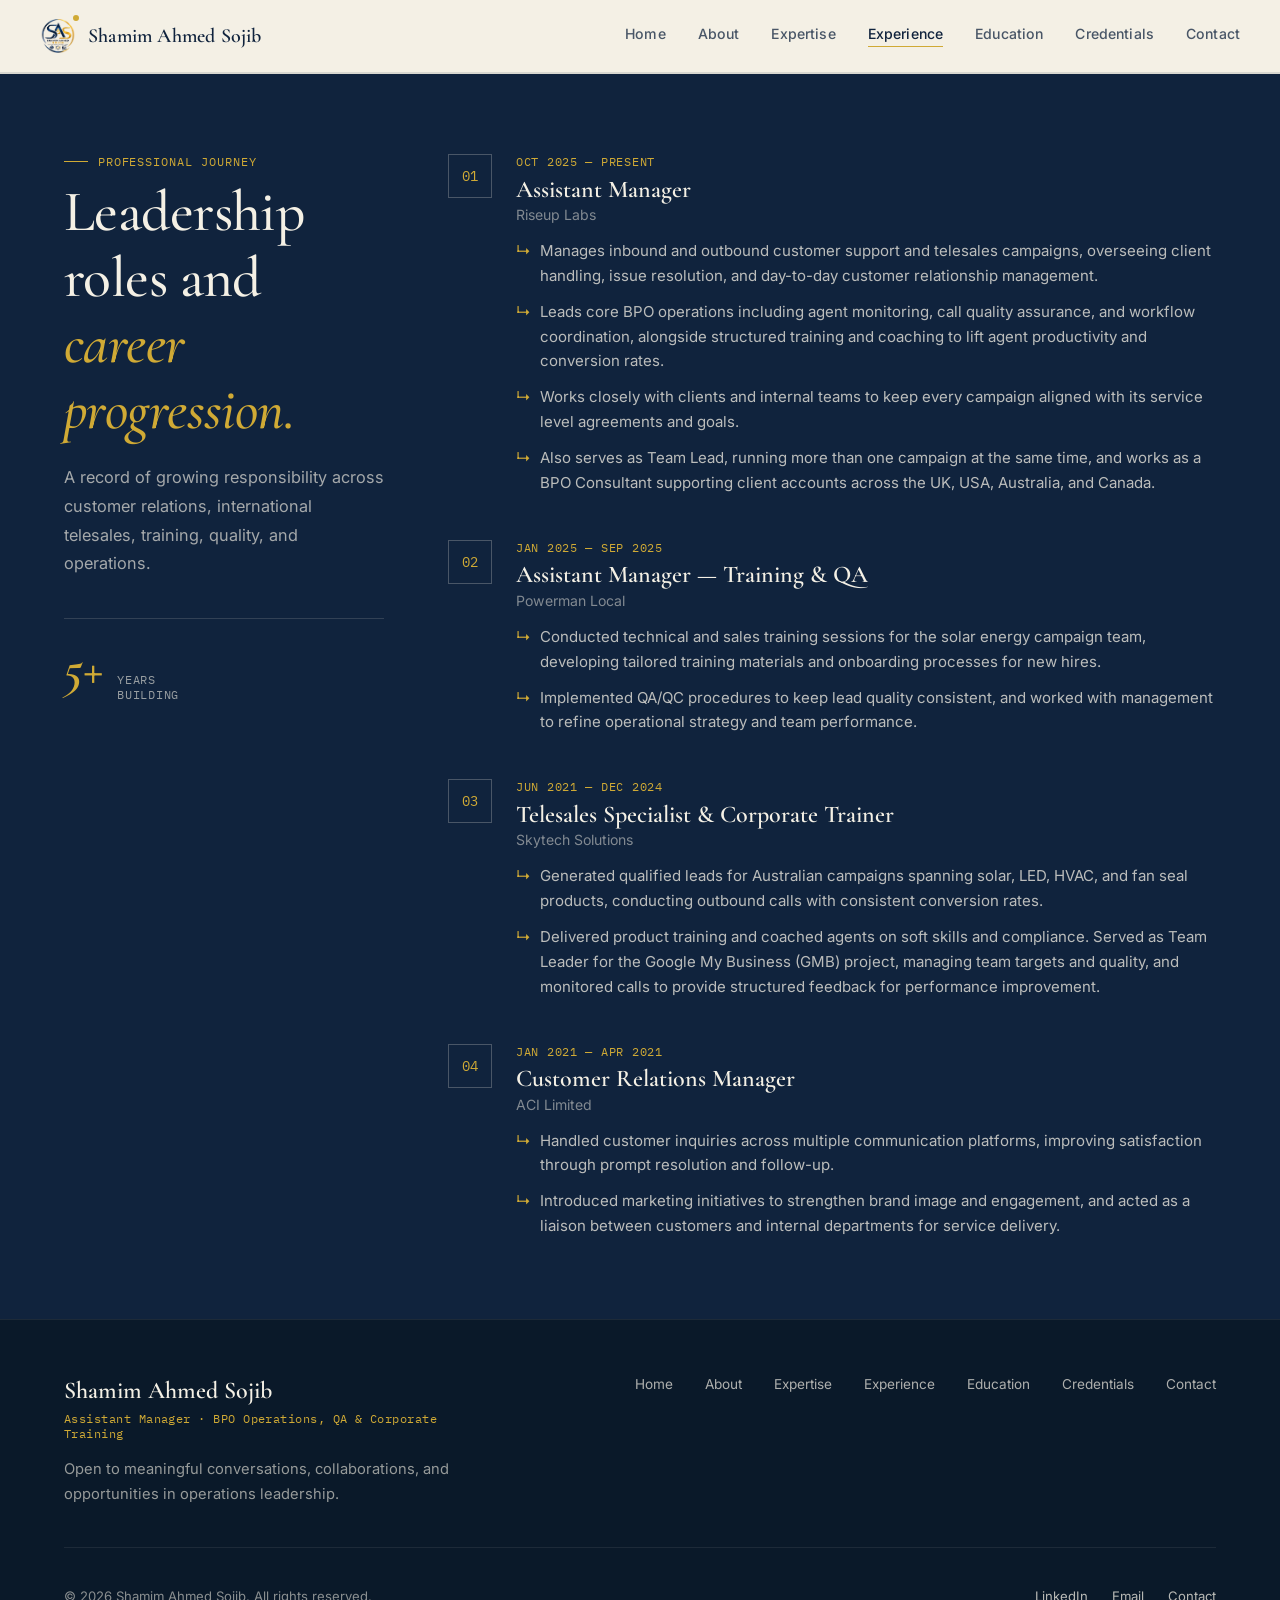
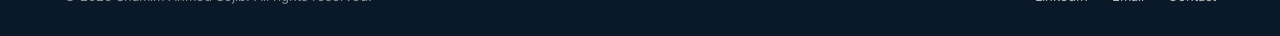
<file: experience.html>
<!DOCTYPE html>
<html lang="en">
<head>
    <meta charset="UTF-8">
    <meta name="viewport" content="width=device-width, initial-scale=1.0">
    <title>Experience — Shamim Ahmed Sojib</title>
    <meta name="description" content="Professional experience across Riseup Labs, Powerman Local, Skytech Solutions, and ACI Limited.">

    <meta property="og:title" content="Experience — Shamim Ahmed Sojib">
    <meta property="og:description" content="Professional experience across Riseup Labs, Powerman Local, Skytech Solutions, and ACI Limited.">
    <meta property="og:type" content="website">
    <meta property="og:image" content="https://placeholder-domain.com/assets/profile.jpg">
    <meta property="og:url" content="https://placeholder-domain.com/experience.html">
    <meta name="twitter:card" content="summary_large_image">
    <meta name="twitter:title" content="Experience — Shamim Ahmed Sojib">
    <meta name="twitter:description" content="Professional experience across Riseup Labs, Powerman Local, Skytech Solutions, and ACI Limited.">

    <link rel="icon" type="image/png" sizes="32x32" href="assets/Images/favicon-32.png">
    <link rel="icon" type="image/png" sizes="512x512" href="assets/favicon.png">
    <link rel="apple-touch-icon" href="assets/apple-touch-icon.png">

    <link rel="stylesheet" href="style.css">
    <link rel="preconnect" href="https://fonts.googleapis.com">
    <link rel="preconnect" href="https://fonts.gstatic.com" crossorigin>
    <link href="https://fonts.googleapis.com/css2?family=Inter:wght@400;500;600;700;800&family=Cormorant+Garamond:ital,wght@0,500;0,600;0,700;1,500;1,600&family=IBM+Plex+Mono:wght@400;500;600&display=swap" rel="stylesheet">
</head>
<body>
    <nav class="site-nav">
        <div class="nav-inner">
            <a href="index.html" class="brand">
                <span class="brand-mark font-mono"><img src="assets/Images/favicon-32.png" alt="SAS logo"></span>
                <span class="brand-name font-serif">Shamim Ahmed Sojib</span>
            </a>
            <div class="nav-links">
                    <a href="index.html">Home</a>
                    <a href="about.html">About</a>
                    <a href="expertise.html">Expertise</a>
                    <a href="experience.html" aria-current="page">Experience</a>
                    <a href="education.html">Education</a>
                    <a href="credentials.html">Credentials</a>
                    <a href="contact.html">Contact</a>
            </div>
            <button id="nav-toggle" class="nav-toggle" aria-label="Toggle navigation menu" aria-expanded="false" aria-controls="mobile-nav">
                <svg width="24" height="24" fill="none" stroke="currentColor" viewBox="0 0 24 24"><path stroke-linecap="round" stroke-linejoin="round" stroke-width="2" d="M4 6h16M4 12h16M4 18h16"/></svg>
            </button>
        </div>
        <div id="mobile-nav" class="mobile-nav">
                <a href="index.html">Home</a>
                <a href="about.html">About</a>
                <a href="expertise.html">Expertise</a>
                <a href="experience.html">Experience</a>
                <a href="education.html">Education</a>
                <a href="credentials.html">Credentials</a>
                <a href="contact.html">Contact</a>
        </div>
    </nav>
    <section class="section on-navy">
        <div class="section-inner">
            <div class="experience-layout">
                <div class="experience-intro">
                    <div class="page-kicker" style="margin-bottom: 0.6rem;">PROFESSIONAL JOURNEY</div>
                    <h1 class="split-heading on-navy-heading" style="font-size: clamp(2.4rem, 2rem + 3vw, 3.6rem);">Leadership roles and<span class="accent-italic">career progression.</span></h1>
                    <p class="section-subtext on-navy-sub">A record of growing responsibility across customer relations, international telesales, training, quality, and operations.</p>
                    <div class="stat-block">
                        <span class="num">5+</span>
                        <span class="label">YEARS<br>BUILDING</span>
                    </div>
                </div>

                <div class="timeline">
                    <div class="timeline-item">
                        <div class="timeline-index">01</div>
                        <div>
                            <span class="timeline-date">OCT 2025 — PRESENT</span>
                            <h2 class="timeline-title">Assistant Manager</h2>
                            <span class="timeline-org">Riseup Labs</span>
                            <ul class="timeline-list">
                                <li>Manages inbound and outbound customer support and telesales campaigns, overseeing client handling, issue resolution, and day-to-day customer relationship management.</li>
                                <li>Leads core BPO operations including agent monitoring, call quality assurance, and workflow coordination, alongside structured training and coaching to lift agent productivity and conversion rates.</li>
                                <li>Works closely with clients and internal teams to keep every campaign aligned with its service level agreements and goals.</li>
                                <li>Also serves as Team Lead, running more than one campaign at the same time, and works as a BPO Consultant supporting client accounts across the UK, USA, Australia, and Canada.</li>
                            </ul>
                        </div>
                    </div>
                    <div class="timeline-item">
                        <div class="timeline-index">02</div>
                        <div>
                            <span class="timeline-date">JAN 2025 — SEP 2025</span>
                            <h2 class="timeline-title">Assistant Manager — Training & QA</h2>
                            <span class="timeline-org">Powerman Local</span>
                            <ul class="timeline-list">
                                <li>Conducted technical and sales training sessions for the solar energy campaign team, developing tailored training materials and onboarding processes for new hires.</li>
                                <li>Implemented QA/QC procedures to keep lead quality consistent, and worked with management to refine operational strategy and team performance.</li>
                            </ul>
                        </div>
                    </div>
                    <div class="timeline-item">
                        <div class="timeline-index">03</div>
                        <div>
                            <span class="timeline-date">JUN 2021 — DEC 2024</span>
                            <h2 class="timeline-title">Telesales Specialist & Corporate Trainer</h2>
                            <span class="timeline-org">Skytech Solutions</span>
                            <ul class="timeline-list">
                                <li>Generated qualified leads for Australian campaigns spanning solar, LED, HVAC, and fan seal products, conducting outbound calls with consistent conversion rates.</li>
                                <li>Delivered product training and coached agents on soft skills and compliance. Served as Team Leader for the Google My Business (GMB) project, managing team targets and quality, and monitored calls to provide structured feedback for performance improvement.</li>
                            </ul>
                        </div>
                    </div>
                    <div class="timeline-item">
                        <div class="timeline-index">04</div>
                        <div>
                            <span class="timeline-date">JAN 2021 — APR 2021</span>
                            <h2 class="timeline-title">Customer Relations Manager</h2>
                            <span class="timeline-org">ACI Limited</span>
                            <ul class="timeline-list">
                                <li>Handled customer inquiries across multiple communication platforms, improving satisfaction through prompt resolution and follow-up.</li>
                                <li>Introduced marketing initiatives to strengthen brand image and engagement, and acted as a liaison between customers and internal departments for service delivery.</li>
                            </ul>
                        </div>
                    </div>
                </div>
            </div>
        </div>
    </section>
    <footer class="site-footer">
        <div class="footer-inner-full">
            <div class="footer-brand">
                <p class="font-serif footer-name">Shamim Ahmed Sojib</p>
                <p class="footer-tagline">Assistant Manager &middot; BPO Operations, QA &amp; Corporate Training</p>
                <p class="footer-statement">Open to meaningful conversations, collaborations, and opportunities in operations leadership.</p>
            </div>
            <nav class="footer-nav">
                <a href="index.html">Home</a>
                <a href="about.html">About</a>
                <a href="expertise.html">Expertise</a>
                <a href="experience.html">Experience</a>
                <a href="education.html">Education</a>
                <a href="credentials.html">Credentials</a>
                <a href="contact.html">Contact</a>
            </nav>
        </div>
        <div class="footer-inner">
            <span>&copy; 2026 Shamim Ahmed Sojib. All rights reserved.</span>
            <div style="display:flex; gap:1.5rem;">
                <a href="https://bd.linkedin.com/in/shamim-ahmed-sojib-x522" target="_blank">LinkedIn</a>
                <a href="mailto:shsojib.x@gmail.com">Email</a>
                <a href="contact.html">Contact</a>
            </div>
        </div>
    </footer>
    <script src="script.js"></script>
</body>
</html>
</file>
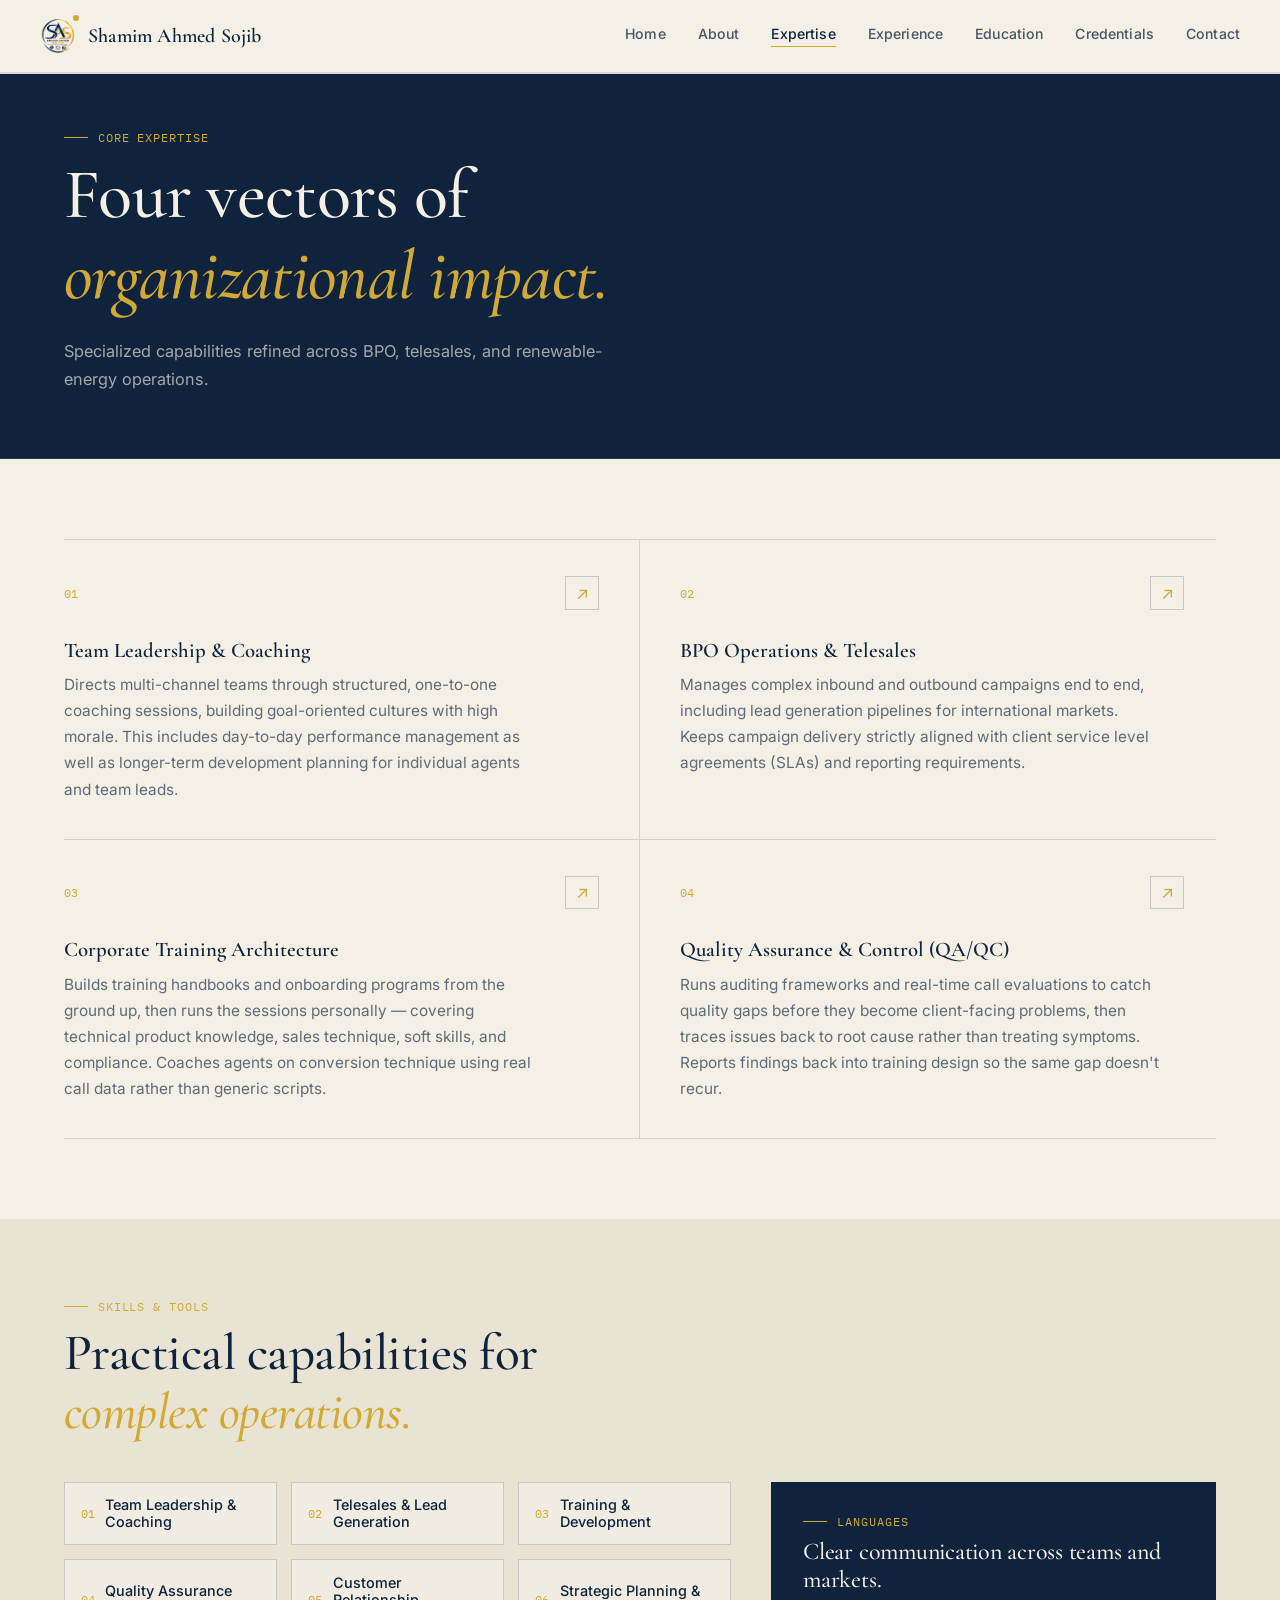
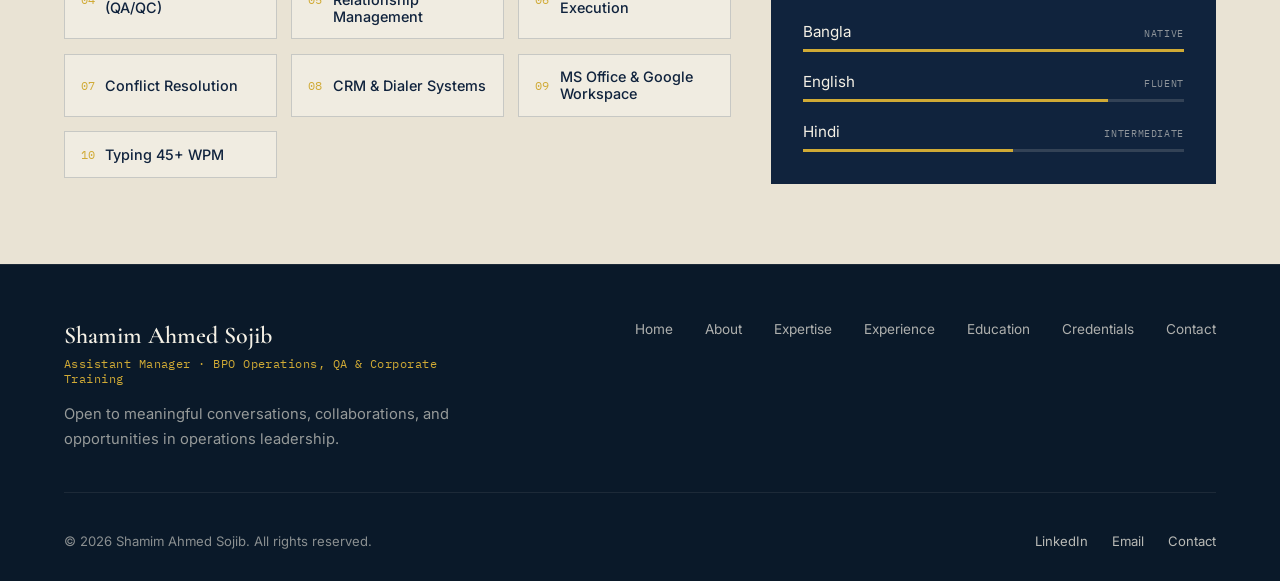
<file: expertise.html>
<!DOCTYPE html>
<html lang="en">
<head>
    <meta charset="UTF-8">
    <meta name="viewport" content="width=device-width, initial-scale=1.0">
    <title>Expertise — Shamim Ahmed Sojib</title>
    <meta name="description" content="Core competencies: team leadership, BPO operations and telesales, corporate training, and quality assurance.">

    <meta property="og:title" content="Expertise — Shamim Ahmed Sojib">
    <meta property="og:description" content="Core competencies: team leadership, BPO operations and telesales, corporate training, and quality assurance.">
    <meta property="og:type" content="website">
    <meta property="og:image" content="https://placeholder-domain.com/assets/profile.jpg">
    <meta property="og:url" content="https://placeholder-domain.com/expertise.html">
    <meta name="twitter:card" content="summary_large_image">
    <meta name="twitter:title" content="Expertise — Shamim Ahmed Sojib">
    <meta name="twitter:description" content="Core competencies: team leadership, BPO operations and telesales, corporate training, and quality assurance.">

    <link rel="icon" type="image/png" sizes="32x32" href="assets/Images/favicon-32.png">
    <link rel="icon" type="image/png" sizes="512x512" href="assets/favicon.png">
    <link rel="apple-touch-icon" href="assets/apple-touch-icon.png">

    <link rel="stylesheet" href="style.css">
    <link rel="preconnect" href="https://fonts.googleapis.com">
    <link rel="preconnect" href="https://fonts.gstatic.com" crossorigin>
    <link href="https://fonts.googleapis.com/css2?family=Inter:wght@400;500;600;700;800&family=Cormorant+Garamond:ital,wght@0,500;0,600;0,700;1,500;1,600&family=IBM+Plex+Mono:wght@400;500;600&display=swap" rel="stylesheet">
</head>
<body>
    <nav class="site-nav">
        <div class="nav-inner">
            <a href="index.html" class="brand">
                <span class="brand-mark font-mono"><img src="assets/Images/favicon-32.png" alt="SAS logo"></span>
                <span class="brand-name font-serif">Shamim Ahmed Sojib</span>
            </a>
            <div class="nav-links">
                    <a href="index.html">Home</a>
                    <a href="about.html">About</a>
                    <a href="expertise.html" aria-current="page">Expertise</a>
                    <a href="experience.html">Experience</a>
                    <a href="education.html">Education</a>
                    <a href="credentials.html">Credentials</a>
                    <a href="contact.html">Contact</a>
            </div>
            <button id="nav-toggle" class="nav-toggle" aria-label="Toggle navigation menu" aria-expanded="false" aria-controls="mobile-nav">
                <svg width="24" height="24" fill="none" stroke="currentColor" viewBox="0 0 24 24"><path stroke-linecap="round" stroke-linejoin="round" stroke-width="2" d="M4 6h16M4 12h16M4 18h16"/></svg>
            </button>
        </div>
        <div id="mobile-nav" class="mobile-nav">
                <a href="index.html">Home</a>
                <a href="about.html">About</a>
                <a href="expertise.html">Expertise</a>
                <a href="experience.html">Experience</a>
                <a href="education.html">Education</a>
                <a href="credentials.html">Credentials</a>
                <a href="contact.html">Contact</a>
        </div>
    </nav>
    <header class="page-header">
        <div class="page-header-inner">
            <div class="page-kicker">CORE EXPERTISE</div>
            <h1 class="split-heading on-navy-heading" style="font-size: clamp(2.6rem, 2.2rem + 3vw, 4.4rem);">Four vectors of<span class="accent-italic">organizational impact.</span></h1>
            <p class="section-subtext on-navy-sub" style="margin-top: 1rem;">Specialized capabilities refined across BPO, telesales, and renewable-energy operations.</p>
        </div>
    </header>

    <section class="section on-cream">
        <div class="section-inner">
            <div class="spec-grid">
                <div class="spec-card">
                    <div class="spec-card-head">
                        <span class="spec-index">01</span>
                        <span class="spec-arrow">↗</span>
                    </div>
                    <h2 class="spec-title">Team Leadership & Coaching</h2>
                    <p class="spec-desc">Directs multi-channel teams through structured, one-to-one coaching sessions, building goal-oriented cultures with high morale. This includes day-to-day performance management as well as longer-term development planning for individual agents and team leads.</p>
                </div>
                <div class="spec-card">
                    <div class="spec-card-head">
                        <span class="spec-index">02</span>
                        <span class="spec-arrow">↗</span>
                    </div>
                    <h2 class="spec-title">BPO Operations & Telesales</h2>
                    <p class="spec-desc">Manages complex inbound and outbound campaigns end to end, including lead generation pipelines for international markets. Keeps campaign delivery strictly aligned with client service level agreements (SLAs) and reporting requirements.</p>
                </div>
                <div class="spec-card">
                    <div class="spec-card-head">
                        <span class="spec-index">03</span>
                        <span class="spec-arrow">↗</span>
                    </div>
                    <h2 class="spec-title">Corporate Training Architecture</h2>
                    <p class="spec-desc">Builds training handbooks and onboarding programs from the ground up, then runs the sessions personally — covering technical product knowledge, sales technique, soft skills, and compliance. Coaches agents on conversion technique using real call data rather than generic scripts.</p>
                </div>
                <div class="spec-card">
                    <div class="spec-card-head">
                        <span class="spec-index">04</span>
                        <span class="spec-arrow">↗</span>
                    </div>
                    <h2 class="spec-title">Quality Assurance & Control (QA/QC)</h2>
                    <p class="spec-desc">Runs auditing frameworks and real-time call evaluations to catch quality gaps before they become client-facing problems, then traces issues back to root cause rather than treating symptoms. Reports findings back into training design so the same gap doesn't recur.</p>
                </div>
            </div>
        </div>
    </section>

    <section class="section on-cream-deep">
        <div class="section-inner">
            <div class="page-kicker" style="margin-bottom: 0.6rem;">SKILLS & TOOLS</div>
            <h2 class="split-heading on-cream-heading" style="font-size: clamp(2.2rem, 1.9rem + 2vw, 3.2rem); margin-bottom: 2.5rem;">Practical capabilities for<span class="accent-italic">complex operations.</span></h2>

            <div class="skills-layout">
                <div class="skill-pill-grid">
                    <div class="skill-pill"><span class="num">01</span><span class="label">Team Leadership & Coaching</span></div>
                    <div class="skill-pill"><span class="num">02</span><span class="label">Telesales & Lead Generation</span></div>
                    <div class="skill-pill"><span class="num">03</span><span class="label">Training & Development</span></div>
                    <div class="skill-pill"><span class="num">04</span><span class="label">Quality Assurance (QA/QC)</span></div>
                    <div class="skill-pill"><span class="num">05</span><span class="label">Customer Relationship Management</span></div>
                    <div class="skill-pill"><span class="num">06</span><span class="label">Strategic Planning & Execution</span></div>
                    <div class="skill-pill"><span class="num">07</span><span class="label">Conflict Resolution</span></div>
                    <div class="skill-pill"><span class="num">08</span><span class="label">CRM & Dialer Systems</span></div>
                    <div class="skill-pill"><span class="num">09</span><span class="label">MS Office & Google Workspace</span></div>
                    <div class="skill-pill"><span class="num">10</span><span class="label">Typing 45+ WPM</span></div>
                </div>

                <div class="lang-card">
                    <div class="page-kicker" style="margin-bottom: 0.6rem;">LANGUAGES</div>
                    <h3 class="split-heading" style="color: var(--cream); font-size: 1.5rem; margin: 0.4rem 0 1.75rem;">Clear communication across teams and markets.</h3>

                    <div class="lang-row">
                        <div class="lang-row-head"><span class="name">Bangla</span><span class="level">NATIVE</span></div>
                        <div class="lang-bar-track"><div class="lang-bar-fill" style="width: 100%;"></div></div>
                    </div>
                    <div class="lang-row">
                        <div class="lang-row-head"><span class="name">English</span><span class="level">FLUENT</span></div>
                        <div class="lang-bar-track"><div class="lang-bar-fill" style="width: 80%;"></div></div>
                    </div>
                    <div class="lang-row">
                        <div class="lang-row-head"><span class="name">Hindi</span><span class="level">INTERMEDIATE</span></div>
                        <div class="lang-bar-track"><div class="lang-bar-fill" style="width: 55%;"></div></div>
                    </div>
                </div>
            </div>
        </div>
    </section>
    <footer class="site-footer">
        <div class="footer-inner-full">
            <div class="footer-brand">
                <p class="font-serif footer-name">Shamim Ahmed Sojib</p>
                <p class="footer-tagline">Assistant Manager &middot; BPO Operations, QA &amp; Corporate Training</p>
                <p class="footer-statement">Open to meaningful conversations, collaborations, and opportunities in operations leadership.</p>
            </div>
            <nav class="footer-nav">
                <a href="index.html">Home</a>
                <a href="about.html">About</a>
                <a href="expertise.html">Expertise</a>
                <a href="experience.html">Experience</a>
                <a href="education.html">Education</a>
                <a href="credentials.html">Credentials</a>
                <a href="contact.html">Contact</a>
            </nav>
        </div>
        <div class="footer-inner">
            <span>&copy; 2026 Shamim Ahmed Sojib. All rights reserved.</span>
            <div style="display:flex; gap:1.5rem;">
                <a href="https://bd.linkedin.com/in/shamim-ahmed-sojib-x522" target="_blank">LinkedIn</a>
                <a href="mailto:shsojib.x@gmail.com">Email</a>
                <a href="contact.html">Contact</a>
            </div>
        </div>
    </footer>
    <script src="script.js"></script>
</body>
</html>
</file>
<file: style.css>
/* ========================================
   Shamim Ahmed Sojib — Executive Dossier Theme
   Navy / Cream / Gold — serif display + monospace detail
   ======================================== */

:root {
    --navy: #10233d;
    --navy-deep: #0a1929;
    --cream: #f4f0e5;
    --cream-deep: #e9e3d4;
    --gold: #d0aa35;
    --gold-soft: rgba(208, 170, 53, 0.16);
    --ink: #10233d;
    --paper: #f4f0e5;

    --font-display: 'Cormorant Garamond', 'Georgia', serif;
    --font-body: 'Inter', system-ui, -apple-system, sans-serif;
    --font-mono: 'IBM Plex Mono', 'SFMono-Regular', monospace;
}

* { box-sizing: border-box; }

body {
    margin: 0;
    font-family: var(--font-body);
    font-size: 17px;
    background: var(--navy);
    color: var(--cream);
    -webkit-font-smoothing: antialiased;
    -moz-osx-font-smoothing: grayscale;
}

.font-serif { font-family: 'Cormorant Garamond', 'Georgia', serif; }
.font-mono { font-family: 'IBM Plex Mono', 'SFMono-Regular', monospace; }

a { color: inherit; text-decoration: none; }

/* --- Page section rhythm --- */
.section { padding: 5rem 1.5rem; }
.section-inner { max-width: 72rem; margin: 0 auto; }

.on-navy { background: var(--navy); color: var(--cream); }
.on-navy-deep { background: var(--navy-deep); color: var(--cream); }
.on-cream { background: var(--cream); color: var(--navy); }
.on-cream-deep { background: var(--cream-deep); color: var(--navy); }

/* --- Nav --- */
.site-nav {
    position: sticky;
    top: 0;
    z-index: 50;
    background: var(--cream);
    border-bottom: 1px solid rgba(16, 35, 61, 0.12);
}

.nav-inner {
    max-width: 78rem;
    margin: 0 auto;
    padding: 0 1.5rem;
    height: 4.5rem;
    display: flex;
    align-items: center;
    justify-content: space-between;
}

.brand {
    display: flex;
    align-items: center;
    gap: 0.75rem;
}

.brand-mark {
    width: 2.25rem;
    height: 2.25rem;
    display: flex;
    align-items: center;
    justify-content: center;
    font-size: 0.65rem;
    letter-spacing: 0.05em;
    color: var(--navy);
    flex-shrink: 0;
    position: relative;
}

.brand-mark img {
    width: 100%;
    height: 100%;
    object-fit: contain;
    display: block;
}

/* Small insignia mark — a corner seal, echoing the dossier "verified" motif */
.brand-mark::after {
    content: '';
    position: absolute;
    top: -3px;
    right: -3px;
    width: 6px;
    height: 6px;
    background: var(--gold);
    border-radius: 50%;
    box-shadow: 0 0 0 2px var(--cream);
}

.brand-name {
    color: var(--navy);
    font-family: var(--font-display);
    font-size: 1.25rem;
    font-weight: 600;
    letter-spacing: 0.01em;
    white-space: nowrap;
}

.nav-links {
    display: none;
    align-items: center;
    gap: 2rem;
}

@media (min-width: 900px) {
    .nav-links { display: flex; }
}

.nav-links a {
    font-size: 0.88rem;
    color: var(--navy);
    opacity: 0.75;
    font-weight: 500;
    letter-spacing: 0.01em;
    transition: opacity 0.25s ease;
    padding-bottom: 0.3rem;
    border-bottom: 1px solid transparent;
}

.nav-links a:hover,
.nav-links a[aria-current="page"] {
    opacity: 1;
    border-bottom-color: var(--gold);
}

.nav-toggle {
    display: flex;
    background: none;
    border: none;
    cursor: pointer;
    padding: 0.5rem;
    color: var(--navy);
}

@media (min-width: 900px) {
    .nav-toggle { display: none; }
}

.mobile-nav {
    max-height: 0;
    overflow: hidden;
    background: var(--cream);
    border-bottom: 1px solid rgba(16, 35, 61, 0.12);
    transition: max-height 0.4s cubic-bezier(0.4, 0, 0.2, 1);
}

.mobile-nav.open { max-height: 24rem; }

.mobile-nav a {
    display: block;
    padding: 0.9rem 1.5rem;
    color: var(--navy);
    font-size: 0.95rem;
    border-top: 1px solid rgba(16, 35, 61, 0.08);
}

/* --- Eyebrow / status pill --- */
.pill {
    display: inline-flex;
    align-items: center;
    gap: 0.5rem;
    padding: 0.45rem 0.9rem;
    border: 1px solid rgba(208, 170, 53, 0.4);
    background: rgba(244, 240, 229, 0.04);
    font-size: 0.72rem;
    letter-spacing: 0.06em;
    color: var(--cream);
}

.pulse-dot {
    width: 0.5rem;
    height: 0.5rem;
    border-radius: 50%;
    background: var(--gold);
    position: relative;
}

.pulse-dot::after {
    content: '';
    position: absolute;
    inset: -4px;
    border-radius: 50%;
    border: 1px solid var(--gold);
    animation: pulseRing 2.4s ease-out infinite;
}

@keyframes pulseRing {
    0% { transform: scale(0.6); opacity: 0.8; }
    100% { transform: scale(1.8); opacity: 0; }
}

@media (prefers-reduced-motion: reduce) {
    .pulse-dot::after { animation: none; }
}

/* --- Hero headline --- */
.hero-name {
    font-family: var(--font-display);
    font-weight: 600;
    line-height: 0.98;
    letter-spacing: -0.01em;
    color: var(--cream);
    margin: 0;
    font-size: clamp(3.2rem, 3rem + 4vw, 6.5rem);
}

.hero-name .accent {
    font-style: italic;
    color: var(--gold);
    font-weight: 500;
}

/* --- Buttons --- */
.btn-gold {
    display: inline-flex;
    align-items: center;
    gap: 0.5rem;
    background: var(--gold);
    color: var(--navy-deep);
    font-weight: 600;
    font-size: 0.9rem;
    padding: 0.85rem 1.6rem;
    border: none;
    cursor: pointer;
    transition: transform 0.3s cubic-bezier(0.16, 1, 0.3, 1), box-shadow 0.3s ease;
}

.btn-gold:hover {
    transform: translateY(-2px);
    box-shadow: 0 12px 28px -8px rgba(208, 170, 53, 0.45);
}

.btn-ghost {
    display: inline-flex;
    align-items: center;
    gap: 0.4rem;
    font-size: 0.9rem;
    font-weight: 500;
    color: var(--cream);
    border-bottom: 1px solid rgba(244, 240, 229, 0.4);
    padding-bottom: 0.2rem;
    transition: border-color 0.25s ease, color 0.25s ease;
}

.btn-ghost:hover { border-color: var(--gold); color: var(--gold); }

.btn-ghost-navy {
    color: var(--navy);
    border-bottom: 1px solid rgba(16, 35, 61, 0.35);
}

.btn-ghost-navy:hover { border-color: var(--gold); }

/* --- Tag pills (competency tags) --- */
.tag {
    display: inline-block;
    padding: 0.4rem 0.75rem;
    border: 1px solid rgba(244, 240, 229, 0.25);
    font-family: 'IBM Plex Mono', monospace;
    font-size: 0.68rem;
    letter-spacing: 0.04em;
    color: var(--cream);
}

.tag-navy {
    border-color: rgba(16, 35, 61, 0.25);
    color: var(--navy);
}

/* --- Dossier / profile card (hero, right column) --- */
.dossier-card {
    background: rgba(244, 240, 229, 0.03);
    border: 1px solid rgba(244, 240, 229, 0.14);
    position: relative;
}

.dossier-tab {
    position: absolute;
    top: 0;
    right: 2.5rem;
    width: 4rem;
    height: 0.6rem;
    background: var(--gold);
}

.dossier-header {
    display: flex;
    align-items: center;
    justify-content: space-between;
    padding: 1.1rem 1.4rem;
    border-bottom: 1px dashed rgba(244, 240, 229, 0.18);
}

.verified-badge {
    display: inline-flex;
    align-items: center;
    gap: 0.35rem;
    border: 1px solid rgba(208, 170, 53, 0.5);
    color: var(--gold);
    font-family: 'IBM Plex Mono', monospace;
    font-size: 0.65rem;
    letter-spacing: 0.05em;
    padding: 0.25rem 0.6rem;
}

.dossier-photo {
    width: 7.5rem;
    height: 7.5rem;
    margin: 1.6rem auto 1rem;
    border: 1px solid var(--gold);
    padding: 0.35rem;
    animation: photoFloat 6s ease-in-out infinite;
    will-change: transform;
}

@keyframes photoFloat {
    0% { transform: translateY(0px); }
    50% { transform: translateY(-10px); }
    100% { transform: translateY(0px); }
}

.dossier-photo img {
    width: 100%;
    height: 100%;
    object-fit: cover;
    display: block;
}

.dossier-row {
    display: flex;
    align-items: center;
    justify-content: space-between;
    padding: 0.85rem 1.4rem;
    border-top: 1px solid rgba(244, 240, 229, 0.1);
    font-size: 0.85rem;
}

.dossier-row .label {
    color: rgba(244, 240, 229, 0.55);
}

.dossier-row .value {
    font-family: 'IBM Plex Mono', monospace;
    color: var(--gold);
    font-size: 0.8rem;
}

/* --- Page header band (used on every sub-page) --- */
.page-header {
    padding: 3.5rem 1.5rem 3rem;
    background: var(--navy);
    border-bottom: 1px solid rgba(244, 240, 229, 0.1);
}

.page-header-inner {
    max-width: 72rem;
    margin: 0 auto;
}

.page-kicker {
    font-family: var(--font-mono);
    font-size: 0.76rem;
    letter-spacing: 0.08em;
    color: var(--gold);
    display: flex;
    align-items: center;
    gap: 0.6rem;
}

.page-kicker::before {
    content: '';
    width: 1.5rem;
    height: 1px;
    background: var(--gold);
}

.page-title {
    font-family: var(--font-display);
    font-weight: 600;
    font-size: clamp(2.8rem, 2.4rem + 3vw, 4.75rem);
    line-height: 1.05;
    letter-spacing: -0.01em;
    margin: 0.6rem 0 0;
    color: var(--cream);
}

/* --- Content cards (experience, education, credentials) --- */
.record {
    border-top: 1px solid rgba(16, 35, 61, 0.15);
    padding: 2rem 0;
    display: grid;
    gap: 0.35rem;
    transition: background-color 0.4s ease;
}

.record:hover {
    background-color: rgba(208, 170, 53, 0.04);
}

@media (min-width: 800px) {
    .record {
        grid-template-columns: 15rem 1fr;
        gap: 2.5rem;
    }
}

.record:last-child { border-bottom: 1px solid rgba(16, 35, 61, 0.15); }

.record-meta {
    font-family: var(--font-mono);
    font-size: 0.82rem;
    color: rgba(16, 35, 61, 0.6);
    line-height: 1.6;
}

.record-meta .current {
    color: var(--navy);
    font-weight: 700;
}

.record-meta .current::before {
    content: '● ';
    color: var(--gold);
}

.record-title {
    font-family: var(--font-display);
    font-weight: 600;
    font-size: clamp(1.6rem, 1.4rem + 1vw, 2.1rem);
    line-height: 1.15;
    margin: 0 0 0.25rem;
    color: var(--navy);
}

.record-org {
    font-family: var(--font-mono);
    font-size: 0.82rem;
    letter-spacing: 0.03em;
    color: var(--gold);
    display: block;
    margin-bottom: 1rem;
}

.record-body p {
    margin: 0 0 1rem;
    font-size: 1.05rem;
    line-height: 1.8;
    color: rgba(16, 35, 61, 0.85);
    max-width: 42rem;
}

.record-body p:last-child { margin-bottom: 0; }

/* --- Simple stat / info card --- */
.info-card {
    border: 1px solid rgba(16, 35, 61, 0.15);
    padding: 1.6rem;
    transition: transform 0.4s cubic-bezier(0.16, 1, 0.3, 1), border-color 0.4s ease, box-shadow 0.4s ease;
    will-change: transform;
}

.info-card:hover {
    transform: translateY(-4px);
    border-color: var(--gold);
    box-shadow: 0 14px 30px -14px rgba(16, 35, 61, 0.25);
}

.info-card .k {
    font-family: var(--font-mono);
    font-size: 0.74rem;
    letter-spacing: 0.06em;
    color: var(--gold);
    display: block;
    margin-bottom: 0.5rem;
}

.info-card .v {
    font-family: var(--font-display);
    font-weight: 600;
    font-size: 1.4rem;
    color: var(--navy);
}

.info-card .d {
    font-size: 0.9rem;
    line-height: 1.6;
    color: rgba(16, 35, 61, 0.6);
    margin-top: 0.3rem;
}

/* --- Skill chip --- */
.chip {
    display: inline-block;
    padding: 0.5rem 0.9rem;
    border: 1px solid rgba(16, 35, 61, 0.2);
    font-size: 0.85rem;
    color: var(--navy);
    margin: 0 0.5rem 0.5rem 0;
}

/* --- Contact form --- */
.field {
    width: 100%;
    padding: 0.85rem 1rem;
    background: transparent;
    border: 1px solid rgba(16, 35, 61, 0.25);
    color: var(--navy);
    font-family: 'Inter', sans-serif;
    font-size: 0.92rem;
}

.field::placeholder { color: rgba(16, 35, 61, 0.45); }

.field:focus {
    outline: none;
    border-color: var(--gold);
    box-shadow: 0 0 0 3px rgba(208, 170, 53, 0.15);
}

/* --- Footer --- */
.site-footer {
    background: var(--navy-deep);
    padding: 3.5rem 1.5rem 2rem;
    border-top: 1px solid rgba(244, 240, 229, 0.08);
}

.footer-inner-full {
    max-width: 72rem;
    margin: 0 auto 2.5rem;
    display: flex;
    flex-wrap: wrap;
    justify-content: space-between;
    gap: 2.5rem;
    padding-bottom: 2.5rem;
    border-bottom: 1px solid rgba(244, 240, 229, 0.08);
}

.footer-brand {
    max-width: 26rem;
}

.footer-name {
    font-size: 1.5rem;
    font-weight: 600;
    color: var(--cream);
    margin: 0 0 0.4rem;
}

.footer-tagline {
    font-family: var(--font-mono);
    font-size: 0.72rem;
    letter-spacing: 0.04em;
    color: var(--gold);
    margin: 0 0 1rem;
}

.footer-statement {
    font-size: 0.92rem;
    line-height: 1.7;
    color: rgba(244, 240, 229, 0.6);
    margin: 0;
}

.footer-nav {
    display: flex;
    flex-wrap: wrap;
    gap: 0.75rem 2rem;
    align-content: flex-start;
}

.footer-nav a {
    font-size: 0.85rem;
    color: rgba(244, 240, 229, 0.7);
    transition: color 0.25s ease;
}

.footer-nav a:hover { color: var(--gold); }

.footer-inner {
    max-width: 72rem;
    margin: 0 auto;
    display: flex;
    flex-wrap: wrap;
    align-items: center;
    justify-content: space-between;
    gap: 1rem;
    font-size: 0.82rem;
    color: rgba(244, 240, 229, 0.55);
}

.footer-inner a { color: rgba(244, 240, 229, 0.75); }
.footer-inner a:hover { color: var(--gold); }

/* --- Motion: one entrance only, respects reduced motion --- */
@keyframes riseIn {
    from { opacity: 0; transform: translateY(16px); }
    to { opacity: 1; transform: translateY(0); }
}

.rise-in {
    animation: riseIn 0.7s cubic-bezier(0.16, 1, 0.3, 1) both;
}

@media (prefers-reduced-motion: reduce) {
    .rise-in { animation: none; }
    .pulse-dot::after { animation: none; }
    .dossier-photo { animation: none; }
}

/* --- Scrollbar --- */
::-webkit-scrollbar { width: 8px; }
::-webkit-scrollbar-track { background: var(--navy-deep); }
::-webkit-scrollbar-thumb { background: rgba(208, 170, 53, 0.5); }
::-webkit-scrollbar-thumb:hover { background: var(--gold); }

::selection { background: var(--gold-soft); color: var(--navy); }

/* ========================================
   Editorial section-heading pattern
   (kicker → two-line serif heading with italic gold accent line → subtext)
   ======================================== */
.split-heading {
    font-family: var(--font-display);
    font-weight: 500;
    line-height: 1.15;
    letter-spacing: -0.01em;
    margin: 0.6rem 0 1.25rem;
}

.split-heading .accent-italic {
    display: block;
    font-style: italic;
    color: var(--gold);
    font-weight: 500;
}

.split-heading.on-navy-heading { color: var(--cream); }
.split-heading.on-cream-heading { color: var(--navy); }

.section-subtext {
    font-size: 1.02rem;
    line-height: 1.75;
    max-width: 34rem;
}

.section-subtext.on-cream-sub { color: rgba(16, 35, 61, 0.65); }
.section-subtext.on-navy-sub { color: rgba(244, 240, 229, 0.65); }

/* ========================================
   Expertise — spec-sheet card grid (Q-01 style)
   ======================================== */
.spec-grid {
    display: grid;
    grid-template-columns: 1fr;
    border-top: 1px solid rgba(16, 35, 61, 0.15);
}

@media (min-width: 800px) {
    .spec-grid { grid-template-columns: 1fr 1fr; }
}

.spec-card {
    padding: 2.25rem 2rem 2.25rem 0;
    border-bottom: 1px solid rgba(16, 35, 61, 0.15);
}

@media (min-width: 800px) {
    .spec-card:nth-child(odd) {
        padding-right: 2.5rem;
        border-right: 1px solid rgba(16, 35, 61, 0.15);
    }
    .spec-card:nth-child(even) { padding-left: 2.5rem; }
}

.spec-card-head {
    display: flex;
    align-items: center;
    justify-content: space-between;
    margin-bottom: 1.75rem;
}

.spec-index {
    font-family: var(--font-mono);
    font-size: 0.78rem;
    letter-spacing: 0.04em;
    color: var(--gold);
}

.spec-arrow {
    width: 2.1rem;
    height: 2.1rem;
    border: 1px solid rgba(16, 35, 61, 0.2);
    display: flex;
    align-items: center;
    justify-content: center;
    color: var(--gold);
    flex-shrink: 0;
}

.spec-title {
    font-family: var(--font-display);
    font-weight: 600;
    font-size: 1.3rem;
    color: var(--navy);
    margin: 0 0 0.6rem;
}

.spec-desc {
    font-size: 0.96rem;
    line-height: 1.7;
    color: rgba(16, 35, 61, 0.65);
    margin: 0;
    max-width: 30rem;
}

/* ========================================
   Skills & Tools — numbered pill grid + languages card
   ======================================== */
.skills-layout {
    display: grid;
    grid-template-columns: 1fr;
    gap: 2.5rem;
    align-items: start;
}

@media (min-width: 900px) {
    .skills-layout { grid-template-columns: 1.5fr 1fr; }
}

.skill-pill-grid {
    display: grid;
    grid-template-columns: repeat(auto-fill, minmax(13rem, 1fr));
    gap: 0.9rem;
}

.skill-pill {
    display: flex;
    align-items: center;
    gap: 0.65rem;
    border: 1px solid rgba(16, 35, 61, 0.18);
    padding: 0.85rem 1rem;
    background: rgba(255, 255, 255, 0.3);
}

.skill-pill .num {
    font-family: var(--font-mono);
    font-size: 0.72rem;
    color: var(--gold);
    flex-shrink: 0;
}

.skill-pill .label {
    font-size: 0.9rem;
    color: var(--navy);
    font-weight: 500;
}

.lang-card {
    background: var(--navy);
    color: var(--cream);
    padding: 2rem;
}

.lang-card .split-heading {
    font-size: 1.5rem;
    margin: 0.6rem 0 1.75rem;
}

.lang-row { margin-bottom: 1.25rem; }
.lang-row:last-child { margin-bottom: 0; }

.lang-row-head {
    display: flex;
    align-items: baseline;
    justify-content: space-between;
    margin-bottom: 0.5rem;
}

.lang-row-head .name { font-size: 0.95rem; color: var(--cream); }
.lang-row-head .level {
    font-family: var(--font-mono);
    font-size: 0.65rem;
    letter-spacing: 0.06em;
    color: rgba(244, 240, 229, 0.55);
}

.lang-bar-track {
    height: 3px;
    background: rgba(244, 240, 229, 0.15);
    width: 100%;
}

.lang-bar-fill { height: 100%; background: var(--gold); }

/* ========================================
   Experience — stat block + numbered timeline
   ======================================== */
.experience-layout {
    display: grid;
    grid-template-columns: 1fr;
    gap: 3rem;
}

@media (min-width: 900px) {
    .experience-layout {
        grid-template-columns: 20rem 1fr;
        gap: 4rem;
    }
    .experience-intro { position: sticky; top: 6.5rem; align-self: start; }
}

.stat-block {
    display: flex;
    align-items: baseline;
    gap: 0.9rem;
    margin-top: 2.5rem;
    padding-top: 1.5rem;
    border-top: 1px solid rgba(244, 240, 229, 0.15);
}

.stat-block .num {
    font-family: var(--font-display);
    font-weight: 600;
    font-style: italic;
    font-size: 3.2rem;
    color: var(--gold);
    line-height: 1;
}

.stat-block .label {
    font-family: var(--font-mono);
    font-size: 0.72rem;
    letter-spacing: 0.06em;
    color: rgba(244, 240, 229, 0.6);
}

.timeline { position: relative; }

.timeline-item {
    display: grid;
    grid-template-columns: 3rem 1fr;
    gap: 1.25rem;
    padding-bottom: 2.75rem;
}

.timeline-item:last-child { padding-bottom: 0; }

.timeline-index {
    width: 2.75rem;
    height: 2.75rem;
    border: 1px solid rgba(244, 240, 229, 0.25);
    display: flex;
    align-items: center;
    justify-content: center;
    font-family: var(--font-mono);
    font-size: 0.85rem;
    color: var(--gold);
    flex-shrink: 0;
}

.timeline-date {
    font-family: var(--font-mono);
    font-size: 0.75rem;
    letter-spacing: 0.06em;
    color: var(--gold);
    display: block;
    margin-bottom: 0.35rem;
}

.timeline-title {
    font-family: var(--font-display);
    font-weight: 600;
    font-size: 1.5rem;
    color: var(--cream);
    margin: 0 0 0.15rem;
}

.timeline-org {
    font-size: 0.88rem;
    color: rgba(244, 240, 229, 0.5);
    display: block;
    margin-bottom: 1rem;
}

.timeline-list {
    list-style: none;
    margin: 0;
    padding: 0;
}

.timeline-list li {
    position: relative;
    padding-left: 1.5rem;
    margin-bottom: 0.7rem;
    font-size: 0.94rem;
    line-height: 1.65;
    color: rgba(244, 240, 229, 0.75);
}

.timeline-list li:last-child { margin-bottom: 0; }

.timeline-list li::before {
    content: '↳';
    position: absolute;
    left: 0;
    color: var(--gold);
}
</file>
